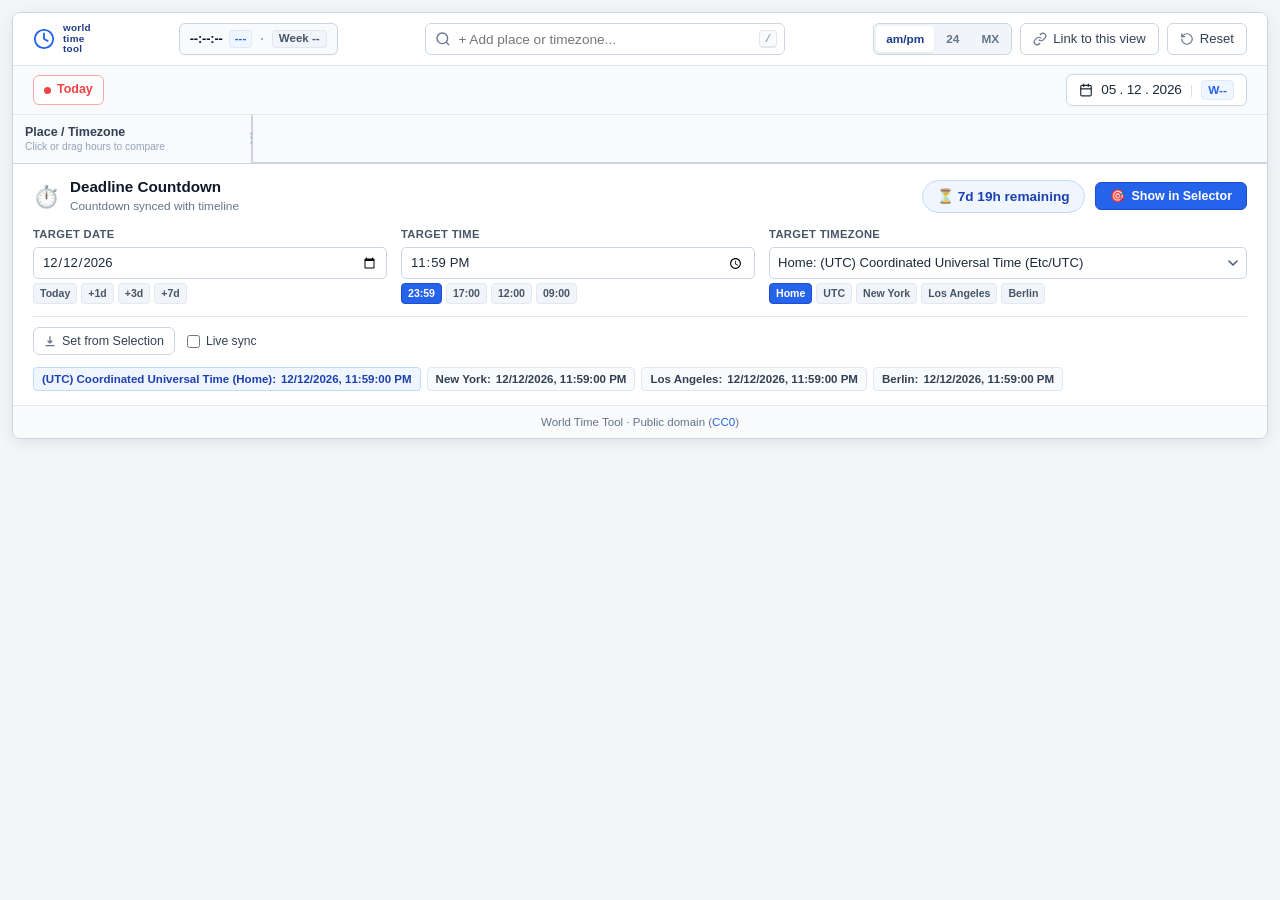
<file: index.template.html>
<!DOCTYPE html>
<html lang="en">
<head>
  <meta charset="UTF-8">
  <meta name="viewport" content="width=device-width, initial-scale=1.0">
  <meta http-equiv="Cache-Control" content="no-cache, no-store, must-revalidate">
  <meta http-equiv="Pragma" content="no-cache">
  <meta http-equiv="Expires" content="0">
  <title>World Time Tool</title>
  <link rel="icon" type="image/svg+xml" href="favicon.svg">
  <link rel="icon" type="image/png" sizes="32x32" href="favicon-32x32.png">
  <link rel="icon" type="image/png" sizes="16x16" href="favicon-16x16.png">
  <link rel="shortcut icon" href="favicon.ico">
  <link rel="apple-touch-icon" sizes="180x180" href="apple-touch-icon.png">
  <meta name="theme-color" content="#2563eb">
  <link rel="stylesheet" href="style.css?v=2.2">
</head>
<body>

  <div class="app-container">
    <!-- Top Navigation Bar -->
    <header class="top-nav">
      <div class="brand">
        <svg width="22" height="22" viewBox="0 0 24 24" fill="none" stroke="currentColor" stroke-width="2" stroke-linecap="round" stroke-linejoin="round">
          <circle cx="12" cy="12" r="10"></circle>
          <polyline points="12 6 12 12 16 14"></polyline>
        </svg>
        <div class="brand-text">
          <span>world</span>
          <span>time</span>
          <span>tool</span>
        </div>
      </div>

      <!-- Digital Display of Current Time, Timezone & Week Number -->
      <div id="top-live-clock" class="top-live-clock" title="Current Local Time, Timezone & ISO Week">
        <div class="top-clock-time-group">
          <span id="top-clock-time" class="top-clock-time">--:--:--</span>
          <span id="top-clock-tz" class="top-clock-tz">---</span>
        </div>
        <span class="top-clock-divider">·</span>
        <span id="top-clock-week" class="top-clock-week" title="ISO Week Number">
          <span class="week-label-full">Week </span><span class="week-label-short">W</span><span id="top-clock-week-num">--</span>
        </span>
      </div>

      <!-- Timezone Search -->
      <div class="search-container">
        <svg class="search-icon" width="16" height="16" viewBox="0 0 24 24" fill="none" stroke="currentColor" stroke-width="2">
          <circle cx="11" cy="11" r="8"></circle>
          <line x1="21" y1="21" x2="16.65" y2="16.65"></line>
        </svg>
        <input type="text" id="search-input" class="search-input" placeholder="+ Add place or timezone..." autocomplete="off">
        <kbd class="search-kbd-hint" aria-hidden="true">/</kbd>
        <div id="search-dropdown" class="search-dropdown"></div>
      </div>

      <!-- Actions -->
      <div class="top-actions">
        <div id="format-segmented" class="format-segmented-control" role="group" aria-label="Time format">
          <button type="button" class="btn format-segment active" data-fmt="12" title="12-hour clock (am/pm)">am/pm</button>
          <button type="button" class="btn format-segment" data-fmt="24" title="24-hour clock">24</button>
          <button type="button" class="btn format-segment" data-fmt="mx" title="MX mode (country-specific format)">MX</button>
        </div>
        <button id="format-toggle" class="btn" style="display:none;" title="Format toggle (legacy)"></button>
        <button id="copy-link-btn" class="btn" title="Copy permalink to current view">
          <svg width="14" height="14" viewBox="0 0 24 24" fill="none" stroke="currentColor" stroke-width="2">
            <path d="M10 13a5 5 0 0 0 7.54.54l3-3a5 5 0 0 0-7.07-7.07l-1.72 1.71"></path>
            <path d="M14 11a5 5 0 0 0-7.54-.54l-3 3a5 5 0 0 0 7.07 7.07l1.71-1.71"></path>
          </svg>
          <span class="btn-text-full">Link to this view</span>
          <span class="btn-text-short">Link</span>
        </button>
        <button id="reset-btn" class="btn" title="Reset to default timezones">
          <svg width="14" height="14" viewBox="0 0 24 24" fill="none" stroke="currentColor" stroke-width="2" stroke-linecap="round" stroke-linejoin="round">
            <path d="M3 12a9 9 0 1 0 9-9 9.75 9.75 0 0 0-6.74 2.74L3 8"></path>
            <path d="M3 3v5h5"></path>
          </svg>
          Reset
        </button>
      </div>
    </header>

    <!-- Date Navigation Strip -->
    <div class="date-bar">
      <button id="today-btn" class="btn btn-today" title="Jump to current time today">
        <span class="live-pulse"></span>
        Today
      </button>
      <div id="date-tabs" class="date-tabs"></div>
      <div class="date-picker-wrapper">
        <button id="week-cal-btn" class="btn-week-cal" type="button" title="Interactive calendar" aria-haspopup="dialog" aria-expanded="false" aria-label="Open calendar">
          <svg width="14" height="14" viewBox="0 0 24 24" fill="none" stroke="currentColor" stroke-width="2" stroke-linecap="round" stroke-linejoin="round">
            <rect x="3" y="4" width="18" height="18" rx="2" ry="2"></rect>
            <line x1="16" y1="2" x2="16" y2="6"></line>
            <line x1="8" y1="2" x2="8" y2="6"></line>
            <line x1="3" y1="10" x2="21" y2="10"></line>
          </svg>
          <span id="date-picker-label" class="date-picker-label">-- . -- . ----</span>
          <span class="date-picker-sep">|</span>
          <span id="week-cal-badge" class="week-cal-badge">W--</span>
        </button>
      </div>
      <div id="week-calendar-popover" class="week-cal-popover" role="dialog" aria-label="Calendar with ISO week numbers" style="display:none;"></div>
    </div>

    <!-- Mutual Business Hours Overlap Banner -->
    <div id="overlap-banner" class="overlap-indicator" style="display:none;"></div>

    <!-- Imminent DST Clock Change Alert Banner (±5 days) -->
    <div id="imminent-dst-banner" class="imminent-dst-banner" style="display:none;"></div>

    <!-- Main Timeline Container -->
    <div class="timeline-scroll-container">
      <div class="timeline-content">
        <!-- Sticky Crosshairs & Live Now Needle -->
        <div id="ruler-cursor" class="ruler-cursor-column"></div>
        <div id="ruler-pinned" class="ruler-pinned-column">
          <div class="ruler-top-badge" id="ruler-top-badge" title="Meeting duration">
            <span class="ruler-badge-time" id="ruler-badge-time">1h</span>
          </div>
          <div class="ruler-handle ruler-handle-start" id="ruler-handle-start" title="Drag to adjust start time" role="slider" aria-label="Adjust meeting start time" tabindex="0">
            <div class="ruler-handle-grip"></div>
          </div>
          <div class="ruler-body-drag" id="ruler-body-drag" title="Drag to shift meeting" role="button" aria-label="Drag to shift meeting"></div>
          <div class="ruler-handle ruler-handle-end" id="ruler-handle-end" title="Drag to adjust meeting length" role="slider" aria-label="Adjust meeting length" tabindex="0">
            <div class="ruler-handle-grip"></div>
          </div>
        </div>
        <div id="ruler-now" class="ruler-now-line">
          <div class="now-pill"><span class="now-pulse-dot"></span><span id="now-time-text">NOW</span></div>
        </div>

        <!-- Header Row -->
        <div class="timeline-header-row">
          <div class="timeline-header-left">
            <div class="header-left-titles">
              <span class="header-left-main">Place / Timezone</span>
              <span class="header-left-sub">Click or drag hours to compare</span>
            </div>
            <div id="sidebar-resizer" class="sidebar-resizer" title="Drag to resize sidebar (Double-click to reset)"></div>
          </div>
          <div id="timeline-header-hours" class="timeline-header-hours"></div>
        </div>

        <!-- Time Rows -->
        <div id="timeline-rows" class="timeline-rows-container"></div>
      </div>
    </div>

    <!-- Best Slot Recommendation Bar -->
    <div id="best-slot-bar" class="best-slot-bar" style="display:none;">
      <span class="slot-bar-icon">★</span>
      <span id="best-slot-text" class="slot-bar-text"></span>
      <div id="best-slot-buttons" class="slot-bar-chips"></div>
    </div>

    <!-- Pinned Time Comparison Bar -->
    <div id="pinned-summary" class="pinned-summary-bar">
      <!-- Active Deadline Indicator Banner in Selector -->
      <div id="deadline-pinned-banner" class="deadline-pinned-banner" style="display:none;">
        <div class="ddl-pin-badge">🎯 Deadline</div>
        <span id="ddl-pin-text" class="ddl-pin-text"></span>
        <button type="button" id="ddl-pin-dismiss-btn" class="btn-ddl-dismiss" title="Exit deadline selector view">Exit View</button>
      </div>

      <!-- Meeting Duration & Shift Controls -->
      <div class="pinned-controls-row">
        <div class="pinned-ctrl-group">
          <span class="pinned-ctrl-label">Start:</span>
          <div id="pin-start-segments" class="pin-segmented-group" role="group" aria-label="Meeting start minute">
            <button type="button" class="pin-seg-btn active" data-min="0">:00</button>
            <button type="button" class="pin-seg-btn" data-min="15">:15</button>
            <button type="button" class="pin-seg-btn" data-min="30">:30</button>
            <button type="button" class="pin-seg-btn" data-min="45">:45</button>
          </div>
        </div>

        <div class="pinned-ctrl-group">
          <span class="pinned-ctrl-label">Length:</span>
          <div class="pin-stepper-group">
            <button type="button" id="pin-len-dec" class="pin-step-btn" title="Decrease duration by 15 min">−</button>
            <span id="pin-len-label" class="pin-len-display">1 h</span>
            <button type="button" id="pin-len-inc" class="pin-step-btn" title="Increase duration by 15 min">+</button>
          </div>
          <div id="pin-preset-segments" class="pin-presets-group">
            <button type="button" class="pin-preset-btn" data-dur="30">30m</button>
            <button type="button" class="pin-preset-btn" data-dur="45">45m</button>
            <button type="button" class="pin-preset-btn active" data-dur="60">1h</button>
            <button type="button" class="pin-preset-btn" data-dur="90">1.5h</button>
            <button type="button" class="pin-preset-btn" data-dur="120">2h</button>
          </div>
        </div>

        <div class="pinned-ctrl-group">
          <span class="pinned-ctrl-label">Shift:</span>
          <div class="pin-stepper-group">
            <button type="button" id="pin-shift-prev" class="pin-step-btn" title="Shift meeting 1 hour earlier">‹ 1h</button>
            <button type="button" id="pin-shift-next" class="pin-step-btn" title="Shift meeting 1 hour later">1h ›</button>
          </div>
        </div>

        <div class="pinned-actions-group">
          <button id="add-to-calendar-btn" class="btn btn-sm btn-copy-sentence" title="Download .ics calendar event for Outlook / Apple / Google Calendar">
            <svg width="13" height="13" viewBox="0 0 24 24" fill="none" stroke="currentColor" stroke-width="2" stroke-linecap="round" stroke-linejoin="round">
              <rect x="3" y="4" width="18" height="18" rx="2" ry="2"></rect>
              <line x1="16" y1="2" x2="16" y2="6"></line>
              <line x1="8" y1="2" x2="8" y2="6"></line>
              <line x1="3" y1="10" x2="21" y2="10"></line>
            </svg>
            <span>Add to calendar</span>
          </button>
          <button id="clear-pin-btn" class="btn btn-sm" title="Clear pinned time column">Clear Pin</button>
        </div>
      </div>

      <!-- DST Drift Alerts Bar -->
      <div id="pinned-drift-alerts" class="pinned-drift-container" style="display:none;"></div>

      <!-- Public Holiday Alerts Bar -->
      <div id="pinned-holiday-alerts" class="pinned-holiday-container" style="display:none;"></div>

      <div class="pinned-summary-main">
        <div class="pinned-summary-content">
          <div class="pinned-summary-header">
            <strong style="color:#1e3a8a; white-space:nowrap;">Zones:</strong>
            <span id="pinned-work-count" class="pinned-work-counter"></span>
          </div>
          <div id="pinned-chips" class="pinned-summary-list"></div>
        </div>
      </div>

      <!-- Human-Readable Natural Sentence Description -->
      <div class="pinned-sentence-card">
        <div class="pinned-sentence-prefix">
          <svg width="14" height="14" viewBox="0 0 24 24" fill="none" stroke="currentColor" stroke-width="2" stroke-linecap="round" stroke-linejoin="round">
            <path d="M21 15a2 2 0 0 1-2 2H7l-4 4V5a2 2 0 0 1 2-2h14a2 2 0 0 1 2 2z"></path>
          </svg>
          <span>Summary:</span>
        </div>
        <div id="pinned-sentence-text" class="pinned-sentence-text" title="Click to copy description"></div>
        <button id="copy-sentence-btn" class="btn btn-sm btn-copy-sentence" title="Copy meeting summary to clipboard">
          <svg width="13" height="13" viewBox="0 0 24 24" fill="none" stroke="currentColor" stroke-width="2" stroke-linecap="round" stroke-linejoin="round">
            <rect x="9" y="9" width="13" height="13" rx="2" ry="2"></rect>
            <path d="M5 15H4a2 2 0 0 1-2-2V4a2 2 0 0 1 2-2h9a2 2 0 0 1 2 2v1"></path>
          </svg>
          <span id="copy-sentence-label">Copy Summary</span>
        </button>
      </div>
    </div>

    <!-- Deadline Countdown & Timezone Calculator -->
    <section id="deadline-section" class="deadline-section" aria-label="Deadline Countdown & Timezone Calculator">
      <div class="deadline-header">
        <div class="deadline-title-group">
          <span class="deadline-icon">⏱️</span>
          <div class="deadline-title-col">
            <div class="deadline-title-row">
              <h3 class="deadline-title">Deadline Countdown</h3>
            </div>
            <span class="deadline-subtitle">Countdown synced with timeline</span>
          </div>
        </div>
        <div class="deadline-header-actions">
          <div id="deadline-countdown-badge" class="deadline-countdown-badge badge-normal">--</div>
          <button type="button" id="deadline-sync-toggle-btn" class="btn btn-sm btn-deadline-sync" title="View deadline in timeline selector">
            <span class="sync-icon">🎯</span>
            <span id="deadline-sync-btn-text">Show in Selector</span>
          </button>
        </div>
      </div>

      <div class="deadline-card-body">
        <div class="deadline-inputs-grid">
          <!-- Date -->
          <div class="deadline-field">
            <label for="deadline-date-input" class="deadline-field-label">Target Date</label>
            <div class="deadline-input-combo">
              <input type="date" id="deadline-date-input" class="deadline-date-input" />
              <div class="deadline-chip-buttons">
                <button type="button" class="btn-ddl-preset-date" data-days="0" title="Today">Today</button>
                <button type="button" class="btn-ddl-preset-date" data-days="1" title="Tomorrow">+1d</button>
                <button type="button" class="btn-ddl-preset-date" data-days="3" title="+3 Days">+3d</button>
                <button type="button" class="btn-ddl-preset-date" data-days="7" title="+1 Week">+7d</button>
              </div>
            </div>
          </div>

          <!-- Time -->
          <div class="deadline-field">
            <label for="deadline-time-input" class="deadline-field-label">Target Time</label>
            <div class="deadline-input-combo">
              <input type="time" id="deadline-time-input" class="deadline-time-input" value="23:59" />
              <div class="deadline-chip-buttons">
                <button type="button" class="btn-ddl-preset-time" data-time="23:59" title="End of Day (23:59)">23:59</button>
                <button type="button" class="btn-ddl-preset-time" data-time="17:00" title="End of Business (17:00)">17:00</button>
                <button type="button" class="btn-ddl-preset-time" data-time="12:00" title="Noon (12:00)">12:00</button>
                <button type="button" class="btn-ddl-preset-time" data-time="09:00" title="Morning (09:00)">09:00</button>
              </div>
            </div>
          </div>

          <!-- Timezone -->
          <div class="deadline-field">
            <label for="deadline-tz-select" class="deadline-field-label">Target Timezone</label>
            <div class="deadline-input-combo">
              <select id="deadline-tz-select" class="deadline-tz-select"></select>
              <div id="deadline-tz-shortcuts" class="deadline-chip-buttons"></div>
            </div>
          </div>
        </div>

        <!-- Two-Way Interaction Bar & Converted Times Preview -->
        <div class="deadline-bar-footer">
          <div class="deadline-sync-controls">
            <button type="button" id="deadline-set-from-pin-btn" class="btn btn-sm btn-outline-secondary" title="Set deadline from selected timeline column">
              <svg width="12" height="12" viewBox="0 0 24 24" fill="none" stroke="currentColor" stroke-width="2.5" stroke-linecap="round" stroke-linejoin="round">
                <path d="M12 3v13m0 0l-4-4m4 4l4-4M4 21h16"></path>
              </svg>
              <span>Set from Selection</span>
            </button>
            <label class="deadline-live-sync-toggle" title="Automatically update deadline when moving selection">
              <input type="checkbox" id="deadline-live-sync-checkbox" />
              <span>Live sync</span>
            </label>
          </div>

          <!-- Multi-zone conversion preview chips -->
          <div id="deadline-conversions-preview" class="deadline-conversions-list"></div>
        </div>
      </div>
    </section>

    <!-- App Footer / Attribution -->
    <footer class="app-footer">
      <span>World Time Tool · Public domain (<a href="https://creativecommons.org/publicdomain/zero/1.0/" target="_blank" rel="noopener noreferrer">CC0</a>)</span>
    </footer>
  </div>

  <!-- Self-Test Modal -->
  <div id="test-modal" class="modal-backdrop">
    <div class="modal-card">
      <div class="modal-header">
        <h3>Self-Test Suite</h3>
        <button id="close-modal-btn" class="btn btn-sm">✕</button>
      </div>
      <div id="test-results" class="modal-body"></div>
    </div>
  </div>

  <!-- Load Zones Database (offline & file:// compatible) -->
  <script src="zones.js"></script>
  <!-- Load Main Application -->
  <script type="module" src="app.js"></script>
</body>
</html>
</file>
<file: style.css>
:root {
  --bg-main: #f3f5f8;
  --bg-card: #ffffff;
  --text-main: #1e293b;
  --text-muted: #64748b;
  --border-color: #cbd5e1;
  --border-light: #e2e8f0;

  /* Color Palette */
  --color-night: #2b4369;
  --color-night-text: #e2e8f0;
  --color-transition: #4e73a6;
  --color-transition-text: #ffffff;
  --color-work: #ffffff;
  --color-work-text: #0f172a;
  --color-work-border: #94a3b8;
  --color-overlap-gold: #f59e0b;
  --color-overlap-bg: #fef3c7;
  --color-highlight-col: rgba(59, 130, 246, 0.18);
  --color-pinned-border: #2563eb;

  --font-sans: -apple-system, BlinkMacSystemFont, "Segoe UI Variable Text", "Segoe UI", Roboto, "Google Sans", "Noto Sans", "Helvetica Neue", Arial, sans-serif;
  --font-mono: ui-monospace, SFMono-Regular, Menlo, Monaco, Consolas, "Liberation Mono", "Courier New", monospace;

  --cell-width: 36px;
  --sidebar-default-width: 240px;
  --sidebar-width: var(--sidebar-custom-width, var(--sidebar-default-width));
}

* {
  box-sizing: border-box;
  margin: 0;
  padding: 0;
}

body {
  font-family: var(--font-sans);
  font-variant-numeric: tabular-nums lining-nums;
  font-feature-settings: "tnum" 1, "lnum" 1;
  -webkit-font-smoothing: antialiased;
  -moz-osx-font-smoothing: grayscale;
  text-rendering: optimizeLegibility;
  background-color: var(--bg-main);
  color: var(--text-main);
  line-height: 1.4;
  padding: 12px;
}

button,
input,
select,
textarea {
  font-family: inherit;
  font-size: inherit;
  line-height: inherit;
  font-feature-settings: inherit;
  font-variant-numeric: inherit;
}

:focus-visible {
  outline: 2px solid #2563eb;
  outline-offset: 2px;
}

:focus:not(:focus-visible) {
  outline: none;
}

.app-container {
  max-width: 1600px;
  width: 100%;
  margin: 0 auto;
  background: var(--bg-card);
  border-radius: 8px;
  box-shadow: 0 4px 16px rgba(0, 0, 0, 0.08);
  overflow: hidden;
  border: 1px solid var(--border-color);
}

/* Header & Controls */
.top-nav {
  display: flex;
  flex-wrap: wrap;
  align-items: center;
  justify-content: space-between;
  padding: 10px 20px;
  background: #ffffff;
  border-bottom: 1px solid var(--border-light);
  gap: 12px;
}

.brand {
  display: flex;
  align-items: center;
  gap: 8px;
  user-select: none;
  flex-shrink: 0;
}

.brand-text {
  display: flex;
  flex-direction: column;
  font-size: 0.62rem;
  line-height: 1.05;
  font-weight: 700;
  color: #1e3a8a;
  letter-spacing: 0.03em;
  text-transform: lowercase;
}

.brand svg {
  color: #2563eb;
  flex-shrink: 0;
}

.brand .badge {
  font-size: 0.72rem;
  font-weight: 600;
  background: #e0e7ff;
  color: #3730a3;
  padding: 2px 7px;
  border-radius: 999px;
  text-transform: uppercase;
}

/* Top Bar Digital Display: Current Time, Timezone & Week */
.top-live-clock {
  display: inline-flex;
  align-items: center;
  gap: 8px;
  background: #f8fafc;
  border: 1px solid var(--border-color);
  border-radius: 6px;
  height: 32px;
  padding: 0 10px;
  font-size: 0.80rem;
  color: #1e293b;
  flex-shrink: 0;
  user-select: none;
  font-variant-numeric: tabular-nums;
  box-shadow: 0 1px 2px rgba(0, 0, 0, 0.03);
  box-sizing: border-box;
}

.top-clock-time-group {
  display: inline-flex;
  align-items: center;
  gap: 6px;
}

.top-clock-time {
  font-weight: 700;
  color: #0f172a;
  letter-spacing: -0.01em;
  font-feature-settings: "tnum";
  font-variant-numeric: tabular-nums;
}

.top-clock-tz {
  font-size: 0.72rem;
  font-weight: 600;
  color: #2563eb;
  background: #eff6ff;
  border: 1px solid #dbeafe;
  padding: 1px 5px;
  border-radius: 4px;
  line-height: 1.2;
}

.top-clock-divider {
  color: #94a3b8;
  font-weight: bold;
}

.top-clock-week {
  font-size: 0.72rem;
  font-weight: 600;
  color: #475569;
  background: #f1f5f9;
  border: 1px solid #e2e8f0;
  padding: 1px 6px;
  border-radius: 4px;
  line-height: 1.2;
  white-space: nowrap;
}

.top-clock-week .week-label-short {
  display: none;
}
.top-clock-week .week-label-full {
  display: inline;
}

/* Graceful collapsing when width is not sufficient */
@media (max-width: 1100px) {
  .top-clock-week .week-label-full {
    display: none;
  }
  .top-clock-week .week-label-short {
    display: inline;
  }
}

@media (max-width: 950px) {
  .top-live-clock {
    display: none !important;
  }
}

.search-container {
  position: relative;
  flex: 1;
  max-width: 360px;
  min-width: 240px;
}

.search-input {
  width: 100%;
  height: 32px;
  padding: 0 28px 0 32px;
  border: 1px solid var(--border-color);
  border-radius: 6px;
  font-size: 0.85rem;
  outline: none;
  background: #ffffff;
  color: var(--text-main);
  transition: border-color 0.15s ease, box-shadow 0.15s ease;
  box-sizing: border-box;
}

.search-input:focus {
  border-color: #2563eb;
  box-shadow: 0 0 0 3px rgba(37, 99, 235, 0.15);
}

.search-kbd-hint {
  position: absolute;
  right: 8px;
  top: 50%;
  transform: translateY(-50%);
  font-family: var(--font-mono);
  font-size: 0.68rem;
  font-weight: 600;
  color: #94a3b8;
  background: #f8fafc;
  border: 1px solid #e2e8f0;
  border-bottom-width: 2px;
  border-radius: 4px;
  padding: 0 5px;
  height: 18px;
  line-height: 16px;
  pointer-events: none;
  user-select: none;
  transition: opacity 0.15s ease;
}

.search-input:focus ~ .search-kbd-hint {
  opacity: 0;
}

.search-icon {
  position: absolute;
  left: 10px;
  top: 50%;
  transform: translateY(-50%);
  color: var(--text-muted);
  pointer-events: none;
}

.search-dropdown {
  position: absolute;
  top: 100%;
  left: 0;
  margin-top: 4px;
  min-width: 440px;
  width: max(100%, 460px);
  max-width: min(540px, calc(100vw - 28px));
  background: #ffffff;
  border: 1px solid var(--border-color);
  border-radius: 8px;
  box-shadow: 0 12px 30px rgba(15, 23, 42, 0.15), 0 2px 6px rgba(15, 23, 42, 0.05);
  max-height: 360px;
  overflow-y: auto;
  z-index: 1000;
  display: none;
}

.search-dropdown.open {
  display: block;
}

.dropdown-item {
  padding: 8px 14px;
  cursor: pointer;
  border-bottom: 1px solid var(--border-light, #f1f5f9);
  display: flex;
  justify-content: space-between;
  align-items: center;
  gap: 12px;
  transition: background-color 0.12s ease;
}

.dropdown-item:last-child {
  border-bottom: none;
}

.dropdown-item:hover,
.dropdown-item.active {
  background-color: #f1f5f9;
}

.dropdown-item-main {
  flex: 1;
  min-width: 0;
  display: flex;
  flex-direction: column;
  gap: 2px;
}

.dropdown-item-header {
  display: flex;
  align-items: baseline;
  gap: 6px;
  white-space: nowrap;
  overflow: hidden;
  text-overflow: ellipsis;
}

.dropdown-item-header .tz-offset {
  font-size: 0.78rem;
  font-weight: 600;
  color: #64748b;
  flex-shrink: 0;
  font-variant-numeric: tabular-nums;
}

.dropdown-item-header .tz-name {
  font-size: 0.88rem;
  font-weight: 600;
  color: #0f172a;
  overflow: hidden;
  text-overflow: ellipsis;
  white-space: nowrap;
}

.dropdown-item:hover .tz-name,
.dropdown-item.active .tz-name {
  color: #1d4ed8;
}

.dropdown-item .tz-iana {
  font-size: 0.74rem;
  color: #64748b;
  white-space: nowrap;
  overflow: hidden;
  text-overflow: ellipsis;
}

.dropdown-item .shorthand-badge {
  font-size: 0.72rem;
  font-weight: 600;
  background: #f1f5f9;
  color: #2563eb;
  border: 1px solid #cbd5e1;
  padding: 2px 7px;
  border-radius: 4px;
  white-space: nowrap;
  letter-spacing: 0.02em;
  flex-shrink: 0;
  line-height: 1.3;
}

.dropdown-item:hover .shorthand-badge,
.dropdown-item.active .shorthand-badge {
  background: #eff6ff;
  border-color: #bfdbfe;
}

.top-actions {
  display: flex;
  align-items: center;
  gap: 8px;
}

.btn {
  display: inline-flex;
  align-items: center;
  justify-content: center;
  gap: 6px;
  padding: 0 12px;
  height: 32px;
  font-size: 0.82rem;
  font-weight: 500;
  border-radius: 6px;
  border: 1px solid var(--border-color);
  background: #ffffff;
  color: #334155;
  cursor: pointer;
  transition: all 0.15s ease;
  user-select: none;
  -webkit-user-select: none;
  touch-action: manipulation;
  white-space: nowrap;
  flex-shrink: 0;
  box-sizing: border-box;
}

.btn svg {
  color: #64748b;
  flex-shrink: 0;
  transition: color 0.15s ease;
}

.btn:hover {
  background: #f8fafc;
  border-color: #94a3b8;
  color: #0f172a;
}

.btn:hover svg {
  color: #1e293b;
}

.btn.active {
  background: #2563eb;
  color: #ffffff;
  border-color: #2563eb;
}

.btn.active svg {
  color: #ffffff;
}

.btn.copied {
  background: #ecfdf5 !important;
  border-color: #a7f3d0 !important;
  color: #065f46 !important;
  box-shadow: 0 1px 2px rgba(6, 95, 70, 0.08);
}

.btn.copied svg {
  color: #059669 !important;
}

.btn-sm {
  padding: 0 10px;
  height: 28px;
  font-size: 0.78rem;
  white-space: nowrap;
  flex-shrink: 0;
  box-sizing: border-box;
}

/* Three-Way Segmented Control: am/pm · 24 · MX */
.format-segmented-control {
  display: inline-flex;
  align-items: center;
  background: #f1f5f9;
  border: 1px solid var(--border-color);
  border-radius: 6px;
  height: 32px;
  padding: 2px;
  gap: 2px;
  flex-shrink: 0;
  white-space: nowrap;
  box-sizing: border-box;
}

.format-segment {
  font-size: 0.74rem;
  font-weight: 600;
  padding: 0 10px !important;
  height: 26px !important;
  border: none !important;
  background: transparent !important;
  color: #64748b !important;
  border-radius: 4px !important;
  cursor: pointer;
  transition: all 0.15s ease;
  line-height: 26px;
  white-space: nowrap !important;
  flex-shrink: 0 !important;
  box-shadow: none !important;
  touch-action: manipulation;
  user-select: none;
  -webkit-user-select: none;
}

.format-segment:hover {
  color: #1e293b !important;
  background: rgba(255, 255, 255, 0.6) !important;
}

.format-segment.active {
  background: #ffffff !important;
  color: #1e3a8a !important;
  font-weight: 700 !important;
  box-shadow: 0 1px 2px rgba(0, 0, 0, 0.08) !important;
}

/* Date Bar */
.date-bar {
  display: grid;
  grid-template-columns: 1fr auto 1fr;
  align-items: center;
  padding: 8px 20px;
  background: #f8fafc;
  border-bottom: 1px solid var(--border-light);
  gap: 8px;
}

.date-bar > :nth-child(1) { justify-self: start; }
.date-bar > :nth-child(2) { justify-self: center; }
.date-bar > :nth-child(3) { justify-self: end; }

.date-tabs {
  display: flex;
  align-items: center;
  gap: 4px;
}

.date-tab {
  height: 30px;
  padding: 0 12px;
  font-size: 0.82rem;
  font-weight: 500;
  border-radius: 6px;
  border: 1px solid transparent;
  background: transparent;
  cursor: pointer;
  color: var(--text-muted);
  white-space: nowrap;
  flex-shrink: 0;
  touch-action: manipulation;
  user-select: none;
  -webkit-user-select: none;
  display: inline-flex;
  align-items: center;
  justify-content: center;
  transition: background-color 0.12s ease, color 0.12s ease;
}

.date-tab:hover {
  background: #f1f5f9;
  color: #0f172a;
}

.date-tab.active {
  background: #ffffff;
  color: #1d4ed8;
  border-color: var(--border-color);
  font-weight: 700;
  box-shadow: inset 0 -2px 0 #2563eb, 0 1px 3px rgba(0, 0, 0, 0.05);
}

.date-tab.is-today::after {
  content: "";
  display: inline-block;
  width: 5px;
  height: 5px;
  background: #ef4444;
  border-radius: 50%;
  margin-left: 5px;
  vertical-align: middle;
}

.btn-today {
  display: inline-flex;
  align-items: center;
  gap: 6px;
  height: 30px;
  background: #ffffff;
  color: #ef4444;
  border: 1px solid #fca5a5;
  font-weight: 700;
  font-size: 0.78rem;
  padding: 0 10px;
  border-radius: 6px;
  cursor: pointer;
  transition: all 0.15s ease;
  flex-shrink: 0;
  white-space: nowrap;
  box-sizing: border-box;
}

.btn-today:hover {
  background: #fef2f2;
  border-color: #ef4444;
  color: #b91c1c;
}

.live-pulse {
  width: 7px;
  height: 7px;
  background-color: #ef4444;
  border-radius: 50%;
  display: inline-block;
  flex-shrink: 0;
}

.date-picker-wrapper {
  display: flex;
  align-items: center;
  position: relative;
  white-space: nowrap;
  flex-shrink: 0;
}

.btn-week-cal {
  display: flex;
  align-items: center;
  justify-content: center;
  gap: 8px;
  height: 32px;
  padding: 0 12px;
  font-size: 0.85rem;
  font-weight: 500;
  border-radius: 6px;
  background: #ffffff;
  border: 1px solid var(--border-color);
  color: var(--text-main);
  cursor: pointer;
  white-space: nowrap;
  flex-shrink: 0;
  transition: all 0.15s ease;
  box-sizing: border-box;
}

.btn-week-cal:hover,
.btn-week-cal[aria-expanded="true"] {
  background: #f8fafc;
  border-color: #93c5fd;
  color: #1d4ed8;
}

.date-picker-label {
  font-size: 0.85rem;
  letter-spacing: -0.2px;
  color: var(--text-main);
  font-variant-numeric: tabular-nums;
  font-feature-settings: "tnum" 1;
}

.date-picker-sep {
  color: #cbd5e1;
  font-weight: 300;
  font-size: 0.85rem;
  opacity: 0.7;
}

.week-cal-badge {
  color: #2563eb;
  background: #eff6ff;
  border: 1px solid #dbeafe;
  padding: 1px 6px;
  border-radius: 4px;
  font-size: 0.74rem;
  font-weight: 700;
  font-feature-settings: "tnum";
}

.week-cal-popover {
  position: fixed;
  z-index: 10000;
  background: #ffffff;
  border: 1px solid var(--border-color);
  border-radius: 10px;
  box-shadow: 0 10px 30px rgba(15, 23, 42, 0.18), 0 2px 6px rgba(15, 23, 42, 0.08);
  padding: 10px 12px;
  width: 292px;
  user-select: none;
  font-family: inherit;
}

.cal-header {
  display: flex;
  align-items: center;
  justify-content: space-between;
  margin-bottom: 6px;
}

.cal-title {
  font-size: 0.88rem;
  font-weight: 700;
  color: #0f172a;
}

.cal-nav-btn {
  display: flex;
  align-items: center;
  justify-content: center;
  width: 28px;
  height: 28px;
  border: none;
  background: transparent;
  color: #64748b;
  border-radius: 6px;
  cursor: pointer;
  font-size: 1.1rem;
  line-height: 1;
  transition: background-color 0.12s, color 0.12s;
}

.cal-nav-btn:hover {
  background: #f1f5f9;
  color: #0f172a;
}

.cal-grid-row {
  display: grid;
  grid-template-columns: 32px repeat(7, 32px);
  gap: 2px;
  align-items: center;
  margin-bottom: 2px;
}

.cal-head-row span {
  font-size: 0.68rem;
  font-weight: 700;
  color: #94a3b8;
  text-align: center;
  padding: 3px 0;
  text-transform: uppercase;
}

.cal-head-row span.cal-head-wk {
  color: #2563eb;
}

.cal-head-row span.is-weekend {
  color: #ef4444;
}

.cal-wk-btn {
  display: flex;
  align-items: center;
  justify-content: center;
  height: 28px;
  border: none;
  background: #f1f5f9;
  color: #64748b;
  border-radius: 4px;
  font-size: 0.72rem;
  font-weight: 700;
  cursor: pointer;
  transition: all 0.12s ease;
  font-feature-settings: "tnum";
}

.cal-wk-btn:hover {
  background: #2563eb;
  color: #ffffff;
}

.cal-day-btn {
  display: flex;
  align-items: center;
  justify-content: center;
  height: 28px;
  border: none;
  background: transparent;
  color: #1e293b;
  border-radius: 4px;
  font-size: 0.78rem;
  font-weight: 500;
  cursor: pointer;
  position: relative;
  transition: background-color 0.12s, color 0.12s;
  font-feature-settings: "tnum";
}

.cal-day-btn:hover {
  background: #e2e8f0;
}

.cal-grid-row:hover .cal-day-btn:not(.is-selected) {
  background: #eff6ff;
}

.cal-grid-row.is-current-week .cal-wk-btn {
  background: #dbeafe;
  color: #1d4ed8;
}

.cal-day-btn.is-weekend {
  color: #dc2626;
}

.cal-day-btn.out-of-month {
  color: #cbd5e1;
}

.cal-day-btn.out-of-month.is-weekend {
  color: #fca5a5;
}

.cal-day-btn.is-selected {
  background: #2563eb !important;
  color: #ffffff !important;
  font-weight: 700;
}

.cal-day-btn.is-today::after {
  content: '';
  position: absolute;
  bottom: 2px;
  left: 50%;
  transform: translateX(-50%);
  width: 4px;
  height: 4px;
  border-radius: 50%;
  background: #ef4444;
}

.cal-day-btn.is-selected.is-today::after {
  background: #ffffff;
}

.cal-footer {
  margin-top: 6px;
  padding-top: 6px;
  border-top: 1px solid var(--border-light);
  display: flex;
  align-items: center;
  justify-content: space-between;
  font-size: 0.68rem;
  color: #94a3b8;
}

.cal-today-link {
  color: #2563eb;
  font-weight: 600;
  background: none;
  border: none;
  cursor: pointer;
  padding: 2px 4px;
  border-radius: 3px;
}
.cal-today-link:hover {
  text-decoration: underline;
}

/* Overlap & Pinned Indicator Banner */
.overlap-indicator {
  display: flex;
  align-items: center;
  padding: 6px 20px;
  font-size: 0.8rem;
  background: var(--color-overlap-bg);
  border-bottom: 1px solid #fcd34d;
  color: #92400e;
  gap: 8px;
}

.overlap-indicator strong {
  font-weight: 600;
}

/* Imminent DST Clock Change Alert Banner */
.imminent-dst-banner {
  display: flex;
  align-items: center;
  padding: 6px 20px;
  font-size: 0.76rem;
  background: #fffbeb;
  border-bottom: 1px solid #fcd34d;
  border-left: 4px solid #f59e0b;
  color: #92400e;
  gap: 8px;
  box-sizing: border-box;
  width: 100%;
  flex-shrink: 0;
}

.imminent-dst-banner .imminent-dst-icon {
  font-size: 0.92rem;
  flex-shrink: 0;
  line-height: 1;
}

.imminent-dst-banner .imminent-dst-content {
  display: flex;
  align-items: center;
  flex-wrap: wrap;
  gap: 6px;
  line-height: 1.35;
}

.imminent-dst-banner .imminent-dst-title {
  font-weight: 700;
  color: #b45309;
}

.imminent-dst-banner .imminent-dst-list {
  display: inline-flex;
  align-items: center;
  flex-wrap: wrap;
  gap: 6px;
}

.imminent-dst-banner .imminent-dst-sep {
  color: #d97706;
  opacity: 0.6;
}

/* Timeline Layout */
.timeline-scroll-container {
  position: relative;
  overflow-x: auto;
  overflow-y: hidden;
  user-select: none;
  -webkit-user-select: none;
  -webkit-touch-callout: none;
  overscroll-behavior-x: contain;
  -webkit-overflow-scrolling: touch;
}

.timeline-content {
  position: relative;
  width: 100%;
  display: flex;
  flex-direction: column;
}

.timeline-header-row {
  display: flex;
  width: 100%;
  height: 48px;
  background: #f8fafc;
  border-bottom: 1px solid var(--border-color);
  position: sticky;
  top: 0;
  z-index: 25;
}

.timeline-header-left {
  width: var(--sidebar-width);
  min-width: var(--sidebar-width);
  flex-shrink: 0;
  height: 48px;
  display: flex;
  align-items: center;
  justify-content: space-between;
  padding: 0 12px;
  font-size: 0.80rem;
  font-weight: 700;
  color: var(--text-main);
  border-right: 2px solid var(--border-color);
  background: #f8fafc;
  position: sticky;
  left: 0;
  z-index: 50;
  box-sizing: border-box;
}

.header-left-titles {
  display: flex;
  flex-direction: column;
  justify-content: center;
  gap: 1px;
  min-width: 0;
}

.header-left-main {
  font-size: 0.78rem;
  font-weight: 700;
  color: #334155;
  line-height: 1.2;
  white-space: nowrap;
  overflow: hidden;
  text-overflow: ellipsis;
}

.header-left-sub {
  font-size: 0.64rem;
  font-weight: 500;
  color: #94a3b8;
  line-height: 1.15;
  white-space: nowrap;
  overflow: hidden;
  text-overflow: ellipsis;
}

.sidebar-resizer {
  position: absolute;
  top: 0;
  right: -5px;
  width: 10px;
  bottom: 0;
  cursor: col-resize;
  z-index: 45;
  touch-action: none;
  user-select: none;
}

.sidebar-resizer::before {
  content: "⋮";
  position: absolute;
  top: 50%;
  left: 50%;
  transform: translate(-50%, -50%);
  font-size: 0.85rem;
  color: #94a3b8;
  opacity: 0.5;
  pointer-events: none;
  transition: opacity 0.15s, color 0.15s;
}

.sidebar-resizer:hover::before,
.sidebar-resizer.is-dragging::before {
  color: #2563eb;
  opacity: 1;
}

.sidebar-resizer::after {
  content: "";
  position: absolute;
  top: 8px;
  bottom: 8px;
  left: 4px;
  width: 2px;
  background-color: transparent;
  border-radius: 1px;
  transition: background-color 0.15s ease;
}

.sidebar-resizer:hover::after,
.sidebar-resizer.is-dragging::after {
  background-color: #3b82f6;
}

body.resizing-sidebar {
  cursor: col-resize !important;
  user-select: none !important;
  -webkit-user-select: none !important;
}

.timeline-header-hours {
  display: flex;
  flex: 1 1 auto;
  height: 48px;
  min-width: 0;
  touch-action: none;
  position: relative;
  z-index: 20;
}

.hour-header-cell {
  flex: 1 1 0%;
  min-width: 0;
  display: flex;
  flex-direction: column;
  align-items: center;
  justify-content: center;
  font-size: 0.74rem;
  font-weight: 600;
  color: var(--text-muted);
  border-right: 1px solid var(--border-light);
  cursor: pointer;
  position: relative;
  box-sizing: border-box;
  user-select: none;
  -webkit-user-select: none;
  -webkit-touch-callout: none;
  touch-action: none;
}

.hour-header-cell.active-col {
  background: #e2e8f0;
  color: #0f172a;
}

.hour-header-cell.pinned-col {
  background-color: transparent;
  color: #0f172a;
  font-weight: 700;
}

@media (hover: hover) and (pointer: fine) {
  .hour-header-cell:hover {
    background: #e2e8f0;
    color: #0f172a;
  }
  .zone-row:hover {
    background-color: rgba(241, 245, 249, 0.4);
  }
  .zone-row .zone-drag-handle,
  .zone-row .zone-remove-btn,
  .zone-row .btn-icon-tiny,
  .zone-row .zone-home-btn:not(.is-home) {
    opacity: 0.35;
    transition: opacity 0.15s ease;
  }
  .zone-row:hover .zone-drag-handle,
  .zone-row:hover .zone-remove-btn,
  .zone-row:hover .btn-icon-tiny,
  .zone-row:hover .zone-home-btn:not(.is-home) {
    opacity: 0.85;
  }
  .zone-row .zone-drag-handle:hover,
  .zone-row .zone-remove-btn:hover,
  .zone-row .btn-icon-tiny:hover,
  .zone-row .zone-home-btn:hover {
    opacity: 1 !important;
  }
}

.hour-header-cell.overlap-col {
  background: #fef3c7;
  color: #b45309;
}

.hour-header-cell.overlap-col::after {
  content: "★";
  position: absolute;
  top: 2px;
  left: 50%;
  transform: translateX(-50%);
  font-size: 0.60rem;
  line-height: 1;
  color: #d97706;
}

.hour-header-cell.is-current-hour {
  color: #ef4444 !important;
  font-weight: 700;
}

/* Timeline Rows */
.zone-row {
  display: flex;
  width: 100%;
  height: 56px;
  border-bottom: 1px solid var(--border-light);
  background: #ffffff;
  position: relative;
  transition: background-color 0.15s ease;
}

.zone-row.is-dragging {
  opacity: 0.45;
  background: #eff6ff !important;
  box-shadow: 0 6px 16px rgba(0, 0, 0, 0.15);
  z-index: 100;
  pointer-events: none;
}

body.is-row-dragging {
  cursor: grabbing !important;
  user-select: none !important;
  -webkit-user-select: none !important;
}

/* Row Drop Indicator Line */
.zone-drop-line {
  position: absolute;
  left: 0;
  right: 0;
  height: 3px;
  background: #2563eb;
  z-index: 200;
  pointer-events: none;
  box-shadow: 0 0 6px rgba(37, 99, 235, 0.7);
  border-radius: 2px;
}

.zone-drop-line::before {
  content: '';
  position: absolute;
  left: -1px;
  top: -4px;
  width: 11px;
  height: 11px;
  background: #2563eb;
  border-radius: 50%;
  box-shadow: 0 0 4px rgba(37, 99, 235, 0.8);
}

.zone-drop-line::after {
  content: '';
  position: absolute;
  right: -1px;
  top: -4px;
  width: 11px;
  height: 11px;
  background: #2563eb;
  border-radius: 50%;
  box-shadow: 0 0 4px rgba(37, 99, 235, 0.8);
}

/* Zone Sidebar Card */
.zone-sidebar {
  width: var(--sidebar-width);
  min-width: var(--sidebar-width);
  flex-shrink: 0;
  height: 56px;
  padding: 4px 6px;
  display: flex;
  align-items: center;
  justify-content: space-between;
  border-right: 2px solid var(--border-color);
  background: #ffffff;
  position: sticky;
  left: 0;
  z-index: 48;
  user-select: text;
  -webkit-user-select: text;
  box-sizing: border-box;
  container-type: inline-size;
}

.zone-row.is-home-row .zone-sidebar {
  box-shadow: inset 3px 0 0 #2563eb;
  background: linear-gradient(90deg, #f8fbff 0%, #ffffff 42%);
}

@container (max-width: 230px) {
  .zone-country {
    display: none !important;
  }
}

@container (max-width: 195px) {
  .zone-dst-badge {
    display: none !important;
  }
  .zone-dst-warn-badge .dst-warn-text {
    display: none !important;
  }
}

.zone-meta-left {
  display: flex;
  align-items: center;
  gap: 4px;
  min-width: 0;
  flex: 1;
  user-select: text;
  -webkit-user-select: text;
}

.zone-reorder {
  display: flex;
  align-items: center;
  gap: 2px;
  flex-shrink: 0;
  user-select: none;
  -webkit-user-select: none;
}

.zone-drag-handle {
  display: flex;
  align-items: center;
  justify-content: center;
  width: 12px;
  height: 24px;
  color: #94a3b8;
  cursor: grab;
  user-select: none;
  -webkit-user-select: none;
  touch-action: none;
  border-radius: 3px;
  transition: color 0.15s, background-color 0.15s;
}

.zone-drag-handle:hover,
.zone-drag-handle:focus-visible {
  color: #2563eb;
  background-color: #f1f5f9;
  outline: none;
}

.zone-drag-handle:active,
.zone-row.is-dragging .zone-drag-handle {
  cursor: grabbing;
  color: #1d4ed8;
  background-color: #e2e8f0;
}

.zone-reorder-buttons {
  display: flex;
  flex-direction: column;
  gap: 1px;
}

.btn-icon-tiny {
  background: none;
  border: none;
  cursor: pointer;
  color: #94a3b8;
  font-size: 0.65rem;
  line-height: 1;
  padding: 1px;
  user-select: none;
  -webkit-user-select: none;
}

.btn-icon-tiny:hover {
  color: #1e293b;
}

.zone-home-btn {
  background: none;
  border: none;
  cursor: pointer;
  font-size: 0.92rem;
  color: #cbd5e1;
  transition: color 0.15s;
  flex-shrink: 0;
  user-select: none;
  -webkit-user-select: none;
}

.zone-home-btn.is-home {
  color: #eab308;
}

.zone-home-btn:hover {
  color: #facc15;
}

.zone-offset-badge {
  font-size: 0.70rem;
  font-weight: 700;
  padding: 2px 4px;
  border-radius: 4px;
  background: #f1f5f9;
  color: #475569;
  min-width: 24px;
  text-align: center;
  flex-shrink: 0;
  user-select: text;
  -webkit-user-select: text;
  cursor: text;
}

.zone-offset-badge.is-home {
  background: #dbeafe;
  color: #1e40af;
}

.zone-info {
  display: flex;
  flex-direction: column;
  overflow: hidden;
  flex: 1;
  min-width: 0;
  user-select: text;
  -webkit-user-select: text;
}

.zone-name-row {
  display: flex;
  align-items: center;
  gap: 5px;
  min-width: 0;
  user-select: text;
  -webkit-user-select: text;
}

.zone-city {
  font-size: 0.88rem;
  font-weight: 700;
  color: var(--text-main);
  white-space: nowrap;
  overflow: hidden;
  text-overflow: ellipsis;
  min-width: 0;
  flex: 1 1 auto;
  user-select: text;
  -webkit-user-select: text;
  cursor: text;
}

.zone-sub-row {
  display: flex;
  align-items: center;
  gap: 4px;
  min-width: 0;
  overflow: hidden;
  margin-top: 2px;
  user-select: text;
  -webkit-user-select: text;
}

.zone-dst-badge {
  font-size: 0.65rem;
  font-weight: 600;
  padding: 1px 3px;
  border-radius: 3px;
  background: #f3f4f6;
  color: #6b7280;
  flex-shrink: 0;
  user-select: text;
  -webkit-user-select: text;
  cursor: text;
}

.zone-dst-warn-badge {
  display: inline-flex;
  align-items: center;
  gap: 2px;
  font-size: 0.58rem;
  font-weight: 700;
  padding: 1px 3px;
  border-radius: 4px;
  background: #fffbeb;
  color: #b45309;
  border: 1px solid #fcd34d;
  cursor: help;
  white-space: nowrap;
  min-width: 0;
  flex-shrink: 1;
  overflow: hidden;
  text-overflow: ellipsis;
  letter-spacing: 0.02em;
}

.zone-dst-warn-badge.today {
  background: #fee2e2;
  color: #b91c1c;
  border-color: #fca5a5;
}

.zone-dst-warn-badge .dst-warn-icon {
  flex-shrink: 0;
}

.zone-dst-warn-badge .dst-warn-text {
  min-width: 0;
  overflow: hidden;
  text-overflow: ellipsis;
}

.zone-country {
  font-size: 0.68rem;
  color: var(--text-muted);
  white-space: nowrap;
  overflow: hidden;
  text-overflow: ellipsis;
  min-width: 0;
  flex: 1 1 0%;
  user-select: text;
  -webkit-user-select: text;
  cursor: text;
}

.zone-live-time {
  display: flex;
  flex-direction: column;
  align-items: flex-end;
  min-width: 52px;
  flex-shrink: 0;
  margin-left: 2px;
  user-select: text;
  -webkit-user-select: text;
  cursor: text;
}

.zone-time-digits {
  font-size: 0.86rem;
  font-weight: 700;
  font-feature-settings: "tnum";
  font-variant-numeric: tabular-nums;
  color: #0f172a;
  user-select: text;
  -webkit-user-select: text;
  cursor: text;
}

.zone-time-day {
  font-size: 0.64rem;
  color: var(--text-muted);
  user-select: text;
  -webkit-user-select: text;
  cursor: text;
}

.zone-remove-btn {
  background: none;
  border: none;
  font-size: 1rem;
  color: #cbd5e1;
  cursor: pointer;
  padding: 2px 3px;
  line-height: 1;
  transition: color 0.15s;
  flex-shrink: 0;
  user-select: none;
  -webkit-user-select: none;
}

.zone-remove-btn:hover {
  color: #ef4444;
}

/* Timeline Cells (The 24+ hour strip) */
.zone-cells-strip {
  display: flex;
  flex: 1 1 auto;
  height: 56px;
  min-width: 0;
  position: relative;
  z-index: 10;
}

.time-cell {
  flex: 1 1 0%;
  min-width: 0;
  height: 100%;
  display: flex;
  flex-direction: column;
  align-items: center;
  justify-content: center;
  border-right: 1px solid rgba(255, 255, 255, 0.25);
  cursor: pointer;
  position: relative;
  user-select: none;
  -webkit-user-select: none;
  -webkit-touch-callout: none;
  touch-action: pan-y;
  transition: filter 0.1s ease;
  box-sizing: border-box;
}

.time-cell .cell-hour {
  font-size: 0.82rem;
  font-weight: 700;
  line-height: 1.05;
  font-feature-settings: "tnum";
}

.time-cell .cell-period {
  font-size: 0.62rem;
  font-weight: 500;
  opacity: 0.85;
}

.time-cell .cell-fraction {
  font-size: 0.62rem;
  font-weight: 600;
  opacity: 0.9;
}

/* Cell Shading & Gradient Integration */
.time-cell.cell-work {
  box-shadow: inset 0 0 0 1px rgba(226, 232, 240, 0.5);
}

.time-cell.cell-weekend::after {
  content: "";
  position: absolute;
  top: 0;
  left: 0;
  right: 0;
  bottom: 0;
  background-image: repeating-linear-gradient(
    -45deg,
    transparent,
    transparent 4px,
    rgba(100, 116, 139, 0.10) 4px,
    rgba(100, 116, 139, 0.10) 6px
  );
  pointer-events: none;
  z-index: 1;
}

/* Public Holiday styling on time cells */
.time-cell.cell-holiday::before {
  content: "";
  position: absolute;
  top: 0;
  left: 0;
  right: 0;
  height: 3.5px;
  background: #3b82f6;
  z-index: 15;
}

.cell-holiday-dot {
  position: absolute;
  top: 4px;
  right: 3px;
  width: 5px;
  height: 5px;
  border-radius: 50%;
  background: #3b82f6;
  box-shadow: 0 0 2px rgba(59, 130, 246, 0.9);
  pointer-events: none;
  z-index: 16;
}

.time-cell .cell-hour,
.time-cell .cell-period {
  position: relative;
  z-index: 2;
}

/* Date Change Banner Pill in Cell */
.time-cell.date-break-cell {
  border-left: none !important;
  box-shadow: inset 2px 0 0 #2563eb;
}

.time-cell.date-break-cell::before {
  content: attr(data-date-label);
  position: absolute;
  top: 2px;
  left: 2px;
  font-size: 0.52rem;
  font-weight: 700;
  text-transform: uppercase;
  background: #2563eb;
  color: #ffffff;
  padding: 1px 3px;
  border-radius: 3px;
  pointer-events: none;
  white-space: nowrap;
  letter-spacing: 0.2px;
  z-index: 5;
  box-shadow: 0 1px 2px rgba(0, 0, 0, 0.12);
}

/* Crosshair / Pinned Column Overlay */
.ruler-cursor-column {
  position: absolute;
  top: 48px;
  bottom: 0;
  height: auto;
  width: var(--cell-width);
  background-color: var(--color-highlight-col);
  pointer-events: none;
  border-left: 1px dashed #3b82f6;
  border-right: 1px dashed #3b82f6;
  z-index: 27;
  display: none;
}

.ruler-cursor-column.visible {
  display: block;
}

.ruler-pinned-column {
  position: absolute;
  top: 0;
  bottom: 0;
  height: auto;
  width: var(--cell-width);
  border: 2px solid #2563eb;
  border-radius: 4px;
  background-color: rgba(37, 99, 235, 0.12);
  box-shadow: 0 0 0 1px rgba(255, 255, 255, 0.7), 0 2px 10px rgba(37, 99, 235, 0.28);
  pointer-events: auto;
  z-index: 36;
  display: none;
  box-sizing: border-box;
  touch-action: none;
}

.ruler-pinned-column.visible {
  display: block;
}

/* Floating Duration Badge at top of Pinned Ruler */
.ruler-top-badge {
  position: absolute;
  top: 4px;
  left: 50%;
  transform: translateX(-50%);
  background: #1e40af;
  color: #ffffff;
  font-size: 0.65rem;
  font-weight: 700;
  padding: 1px 7px;
  border-radius: 9px;
  box-shadow: 0 2px 6px rgba(0, 0, 0, 0.25);
  white-space: nowrap;
  pointer-events: none;
  z-index: 40;
  letter-spacing: 0.02em;
}

/* Handles on Left and Right edges */
.ruler-handle {
  position: absolute;
  top: 0;
  bottom: 0;
  width: 14px;
  cursor: ew-resize;
  z-index: 38;
  display: flex;
  align-items: center;
  justify-content: center;
  touch-action: none;
  user-select: none;
  -webkit-user-select: none;
  outline: none;
}

/* Generous 34px hit target for fingers on Surface touchscreen */
.ruler-handle::after {
  content: "";
  position: absolute;
  top: 0;
  bottom: 0;
  left: -10px;
  right: -10px;
}

.ruler-handle-start {
  left: -7px;
}

.ruler-handle-end {
  right: -7px;
}

.ruler-pinned-column.at-right-edge .ruler-handle-end {
  right: -2px;
}

.ruler-pinned-column.at-right-edge .ruler-handle-end::after {
  right: 0;
}

.ruler-handle-grip {
  width: 5px;
  height: 38px;
  background: #ffffff;
  border: 1.5px solid #2563eb;
  border-radius: 3px;
  box-shadow: 0 1px 4px rgba(0, 0, 0, 0.28);
  transition: transform 0.12s ease, background-color 0.12s ease;
}

.ruler-handle:hover .ruler-handle-grip,
.ruler-handle:active .ruler-handle-grip,
.ruler-handle.is-dragging .ruler-handle-grip,
.ruler-handle:focus-visible .ruler-handle-grip {
  background: #2563eb;
  border-color: #ffffff;
  transform: scaleY(1.2);
}

/* Center Body for Dragging / Moving the Meeting */
.ruler-body-drag {
  position: absolute;
  top: 0;
  bottom: 0;
  left: 7px;
  right: 7px;
  cursor: grab;
  touch-action: none;
  z-index: 37;
}

.ruler-body-drag:active,
.ruler-body-drag.is-dragging {
  cursor: grabbing;
}

/* Real-Time "Now" Indicator Needle */
.ruler-now-line {
  position: absolute;
  top: 0;
  bottom: 0;
  width: 2px;
  background-color: #ef4444;
  box-shadow: 0 0 6px rgba(239, 68, 68, 0.45);
  pointer-events: none;
  z-index: 38;
  display: none;
}

.ruler-now-line.visible {
  display: block;
}

.ruler-now-line .now-pill {
  position: absolute;
  top: 1px;
  left: 50%;
  transform: translateX(-50%);
  background: #ef4444;
  color: #ffffff;
  font-size: 0.50rem;
  font-weight: 800;
  padding: 1px 4px;
  border-radius: 3px;
  display: flex;
  align-items: center;
  gap: 3px;
  white-space: nowrap;
  box-shadow: 0 1px 3px rgba(0, 0, 0, 0.2);
  letter-spacing: 0.4px;
  z-index: 39;
}

.ruler-now-line .now-pulse-dot {
  width: 5px;
  height: 5px;
  background: #ffffff;
  border-radius: 50%;
}

.ruler-now-line::after {
  content: "";
  position: absolute;
  bottom: 0px;
  left: 50%;
  transform: translateX(-50%);
  width: 6px;
  height: 6px;
  background: #ef4444;
  border-radius: 50%;
  box-shadow: 0 0 4px rgba(239, 68, 68, 0.6);
}

.hour-header-cell:last-child,
.time-cell:last-child {
  border-right: none !important;
}

/* Floating Pinned Summary Bar */
.pinned-summary-bar {
  padding: 10px 16px;
  background: #f8fafc;
  border-top: 1px solid var(--border-color);
  display: none;
  flex-direction: column;
  font-size: 0.82rem;
  gap: 8px;
}

.pinned-summary-bar.visible {
  display: flex;
}

.pinned-summary-main {
  display: flex;
  align-items: center;
  justify-content: space-between;
  gap: 12px;
  width: 100%;
}

.pinned-summary-content {
  display: flex;
  align-items: center;
  gap: 10px;
  flex-wrap: wrap;
  flex: 1;
  min-width: 0;
}

.pinned-summary-header {
  display: flex;
  align-items: center;
  gap: 6px;
  flex-shrink: 0;
  white-space: nowrap;
}

/* Pinned Meeting Controls Row */
.pinned-controls-row {
  display: flex;
  align-items: center;
  gap: 12px;
  flex-wrap: wrap;
  padding-bottom: 8px;
  border-bottom: 1px solid var(--border-light);
}

.pinned-ctrl-group {
  display: inline-flex;
  align-items: center;
  gap: 6px;
}

.pinned-ctrl-label {
  font-size: 0.70rem;
  font-weight: 700;
  color: #64748b;
  text-transform: uppercase;
  letter-spacing: 0.03em;
}

.pin-segmented-group,
.pin-stepper-group,
.pin-presets-group {
  display: inline-flex;
  align-items: center;
  background: #f1f5f9;
  border: 1px solid var(--border-color);
  border-radius: 6px;
  padding: 2px;
  gap: 2px;
  height: 28px;
  box-sizing: border-box;
}

.pin-seg-btn,
.pin-preset-btn,
.pin-step-btn {
  background: transparent;
  border: none;
  font-size: 0.74rem;
  font-weight: 600;
  color: #475569;
  padding: 0 8px;
  height: 22px;
  line-height: 22px;
  border-radius: 4px;
  cursor: pointer;
  transition: all 0.15s ease;
  display: inline-flex;
  align-items: center;
  justify-content: center;
  white-space: nowrap;
  user-select: none;
  -webkit-user-select: none;
}

.pin-seg-btn:hover,
.pin-preset-btn:hover,
.pin-step-btn:hover {
  background: rgba(255, 255, 255, 0.6);
  color: #0f172a;
}

.pin-seg-btn.active,
.pin-preset-btn.active {
  background: #ffffff !important;
  color: #1e3a8a !important;
  font-weight: 700;
  box-shadow: 0 1px 2px rgba(0, 0, 0, 0.08);
}

.pin-step-btn:disabled,
.pin-step-btn.disabled {
  opacity: 0.35 !important;
  cursor: not-allowed !important;
  pointer-events: none;
}

.pin-len-display {
  font-size: 0.74rem;
  font-weight: 700;
  color: #0f172a;
  padding: 0 6px;
  height: 22px;
  line-height: 22px;
  min-width: 36px;
  text-align: center;
  background: transparent;
  user-select: none;
}

.pinned-actions-group {
  display: inline-flex;
  align-items: center;
  gap: 8px;
  margin-left: auto;
}

/* DST Drift Alerts Container */
.pinned-drift-container {
  display: flex;
  flex-wrap: wrap;
  gap: 6px;
  margin: 4px 0 6px 0;
}

.drift-alert-pill {
  display: flex;
  align-items: flex-start;
  gap: 7px;
  font-size: 0.76rem;
  font-weight: 500;
  color: #854d0e;
  background: #fefce8;
  border: 1px solid #fef08a;
  border-left: 3px solid #eab308;
  padding: 5px 9px;
  border-radius: 4px;
  line-height: 1.35;
  flex: 1 1 320px;
  max-width: 620px;
  box-sizing: border-box;
}

.drift-alert-pill.alert-critical {
  color: #991b1b;
  background: #fef2f2;
  border-color: #fecaca;
  border-left: 3px solid #ef4444;
}

.drift-alert-icon {
  font-size: 0.9rem;
  flex-shrink: 0;
  line-height: 1;
  margin-top: 1px;
}

.drift-alert-body {
  flex: 1;
}

.drift-alert-title {
  font-weight: 700;
  margin-bottom: 1px;
}

.drift-alert-desc {
  font-size: 0.72rem;
  color: #713f12;
}

.drift-alert-pill.alert-critical .drift-alert-desc {
  color: #7f1d1d;
}

/* Zone DST Shift Badge on Sidebar */
.zone-dst-shift-badge {
  display: inline-flex;
  align-items: center;
  gap: 2px;
  font-size: 0.64rem;
  font-weight: 700;
  background: #fef3c7;
  color: #b45309;
  border: 1px solid #fcd34d;
  padding: 0 4px;
  border-radius: 3px;
  line-height: 1.2;
}

/* Zone Public Holiday Icon on Sidebar */
.zone-holiday-badge,
.zone-holiday-icon {
  display: inline-flex;
  align-items: center;
  justify-content: center;
  font-size: 0.82rem;
  line-height: 1;
  flex-shrink: 0;
  cursor: help;
  user-select: none;
  -webkit-user-select: none;
}

/* Pinned Meeting Public Holiday Alerts */
.pinned-holiday-container {
  display: flex;
  flex-direction: column;
  gap: 5px;
  margin: 4px 0 6px 0;
}

.holiday-alert-pill {
  display: flex;
  align-items: flex-start;
  gap: 8px;
  font-size: 0.78rem;
  font-weight: 500;
  color: #1e40af;
  background: #eff6ff;
  border: 1px solid #bfdbfe;
  border-left: 3px solid #3b82f6;
  padding: 6px 10px;
  border-radius: 4px;
  line-height: 1.35;
}

.holiday-alert-pill .holiday-icon {
  font-size: 0.95rem;
  flex-shrink: 0;
  line-height: 1;
}

.holiday-alert-pill .holiday-body {
  flex: 1;
}

/* Best Slot Recommendation Bar */
.best-slot-bar {
  display: flex;
  align-items: center;
  gap: 8px;
  padding: 6px 14px;
  background: #eff6ff;
  border-top: 1px solid #dbeafe;
  font-size: 0.78rem;
  color: #1e40af;
  flex-wrap: wrap;
  width: 100%;
  box-sizing: border-box;
  flex-shrink: 0;
}

.slot-bar-icon {
  color: #f59e0b;
  font-size: 0.85rem;
}

.slot-bar-chips {
  display: inline-flex;
  align-items: center;
  gap: 6px;
}

.slot-chip-btn {
  background: #ffffff;
  border: 1px solid #bfdbfe;
  color: #1d4ed8;
  font-size: 0.74rem;
  font-weight: 700;
  padding: 1px 7px;
  border-radius: 999px;
  cursor: pointer;
  transition: all 0.15s ease;
}

.slot-chip-btn:hover {
  background: #2563eb;
  color: #ffffff;
  border-color: #2563eb;
}

#clear-pin-btn {
  white-space: nowrap;
  flex-shrink: 0;
  margin-left: auto;
}

/* Human-Readable Sentence Description Card */
.pinned-sentence-card {
  display: flex;
  align-items: center;
  gap: 10px;
  background: #ffffff;
  border: 1px solid var(--border-color);
  border-radius: 6px;
  padding: 6px 12px;
  box-shadow: 0 1px 3px rgba(0, 0, 0, 0.04);
}

.pinned-sentence-prefix {
  display: inline-flex;
  align-items: center;
  gap: 5px;
  font-size: 0.75rem;
  font-weight: 700;
  color: #2563eb;
  text-transform: uppercase;
  letter-spacing: 0.03em;
  flex-shrink: 0;
  user-select: none;
}

.pinned-sentence-text {
  flex: 1;
  font-size: 0.82rem;
  line-height: 1.45;
  color: #1e293b;
  font-weight: 500;
  cursor: pointer;
  user-select: all;
  transition: color 0.15s ease;
}

.pinned-sentence-text:hover {
  color: #2563eb;
}

.btn-copy-sentence {
  white-space: nowrap;
  flex-shrink: 0;
  font-size: 0.75rem;
  font-weight: 600;
  padding: 4px 10px;
  background: #f1f5f9;
  border: 1px solid var(--border-color);
  color: #1e293b;
  display: inline-flex;
  align-items: center;
  gap: 6px;
  cursor: pointer;
  border-radius: 4px;
  transition: all 0.15s ease;
}

.btn-copy-sentence:hover {
  background: #e2e8f0;
  color: #0f172a;
}

.btn-copy-sentence.copied {
  background: #dcfce7 !important;
  color: #15803d !important;
  border-color: #86efac !important;
}

.pinned-work-counter {
  display: inline-flex;
  align-items: center;
}

.work-counter-pill {
  font-size: 0.72rem;
  font-weight: 700;
  padding: 2px 7px;
  border-radius: 999px;
  white-space: nowrap;
}

.work-counter-pill.all-work {
  background: #dcfce7;
  color: #15803d;
  border: 1px solid #86efac;
}

.work-counter-pill.partial-work {
  background: #f1f5f9;
  color: #334155;
  border: 1px solid #cbd5e1;
}

.work-counter-pill.none-work {
  background: #fee2e2;
  color: #b91c1c;
  border: 1px solid #fca5a5;
}

.pinned-summary-list {
  display: flex;
  flex-wrap: wrap;
  gap: 6px 8px;
  align-items: center;
}

.pinned-chip {
  display: inline-flex;
  align-items: center;
  gap: 6px;
  padding: 3px 8px;
  border-radius: 6px;
  font-size: 0.80rem;
  font-weight: 600;
  border: 1px solid;
  transition: all 0.15s ease;
  user-select: text;
  box-shadow: 0 1px 2px rgba(0, 0, 0, 0.04);
  white-space: nowrap;
  flex-shrink: 0;
}

.pinned-chip .pinned-zone-name {
  font-weight: 700;
}

.pinned-chip .pinned-time {
  font-weight: 700;
  font-feature-settings: "tnum";
}

.pinned-chip .pinned-tz-code {
  font-size: 0.72rem;
  font-weight: 700;
  opacity: 0.85;
}

.pinned-chip .pinned-date {
  font-weight: 400;
  font-size: 0.72rem;
  opacity: 0.85;
}

.pinned-chip .date-diff-pill {
  font-size: 0.64rem;
  font-weight: 700;
  padding: 1px 5px;
  border-radius: 4px;
  background: rgba(15, 23, 42, 0.08);
  color: inherit;
  line-height: 1.25;
  flex-shrink: 0;
}

.pinned-chip.status-night .date-diff-pill {
  background: rgba(255, 255, 255, 0.14);
  color: #e2e8f0;
}

.pinned-status-dot {
  width: 7px;
  height: 7px;
  border-radius: 50%;
  flex-shrink: 0;
}

.pinned-status-badge {
  font-size: 0.65rem;
  font-weight: 700;
  padding: 1px 4px;
  border-radius: 3px;
  text-transform: uppercase;
  letter-spacing: 0.02em;
  margin-left: 2px;
  flex-shrink: 0;
}

/* 1. Working Hours: 9:00 AM – 5:00 PM (Monday – Friday) */
.pinned-chip.status-work {
  background-color: #f0fdf4;
  border-color: #86efac;
  color: #14532d;
}

.pinned-status-dot.status-work {
  background-color: #16a34a;
  box-shadow: 0 0 0 2px rgba(22, 163, 74, 0.25);
}

.pinned-status-badge.status-work {
  background-color: #dcfce7;
  color: #15803d;
  border: 1px solid #86efac;
}

/* 2. Shoulder / Off-hours: 7–9 AM & 5–10 PM */
.pinned-chip.status-shoulder {
  background-color: #fffbeb;
  border-color: #fcd34d;
  color: #92400e;
}

.pinned-status-dot.status-shoulder {
  background-color: #f59e0b;
  box-shadow: 0 0 0 2px rgba(245, 158, 11, 0.25);
}

.pinned-status-badge.status-shoulder {
  background-color: #fef3c7;
  color: #b45309;
  border: 1px solid #fcd34d;
}

/* 3. Sleep / Night Hours: 10 PM – 7 AM */
.pinned-chip.status-night {
  background-color: #1e293b;
  border-color: #475569;
  color: #f8fafc;
}

.pinned-chip.status-night .pinned-date {
  color: #94a3b8;
}

.pinned-status-dot.status-night {
  background-color: #818cf8;
  box-shadow: 0 0 0 2px rgba(129, 140, 248, 0.3);
}

.pinned-status-badge.status-night {
  background-color: #334155;
  color: #e2e8f0;
  border: 1px solid #475569;
}

/* 4. Weekend Hours: Saturday & Sunday */
.pinned-chip.status-weekend {
  background-color: #faf5ff;
  border-color: #d8b4fe;
  color: #6b21a8;
}

.pinned-status-dot.status-weekend {
  background-color: #a855f7;
  box-shadow: 0 0 0 2px rgba(168, 85, 247, 0.25);
}

.pinned-status-badge.status-weekend {
  background-color: #f3e8ff;
  color: #7e22ce;
  border: 1px solid #d8b4fe;
}

/* 5. Public Holiday Status */
.pinned-chip.status-holiday {
  background-color: #eff6ff;
  border-color: #bfdbfe;
  color: #1e40af;
}

.pinned-status-dot.status-holiday {
  background-color: #3b82f6;
  box-shadow: 0 0 0 2px rgba(59, 130, 246, 0.25);
}

.pinned-status-badge.status-holiday {
  background-color: #dbeafe;
  color: #1d4ed8;
  border: 1px solid #93c5fd;
  font-weight: 700;
}

/* Self-test Modal */
.modal-backdrop {
  position: fixed;
  inset: 0;
  background: rgba(0, 0, 0, 0.5);
  display: none;
  align-items: center;
  justify-content: center;
  z-index: 2000;
}

.modal-backdrop.open {
  display: flex;
}

.modal-card {
  background: #ffffff;
  border-radius: 8px;
  width: 90%;
  max-width: 650px;
  max-height: 80vh;
  display: flex;
  flex-direction: column;
  box-shadow: 0 20px 40px rgba(0, 0, 0, 0.2);
}

.modal-header {
  padding: 14px 20px;
  border-bottom: 1px solid var(--border-color);
  display: flex;
  justify-content: space-between;
  align-items: center;
}

.modal-header h3 {
  font-size: 1.1rem;
  color: var(--text-main);
}

.modal-body {
  padding: 16px 20px;
  overflow-y: auto;
  font-size: 0.85rem;
}

.test-item {
  display: flex;
  justify-content: space-between;
  padding: 8px 0;
  border-bottom: 1px solid var(--border-light);
}

.test-badge {
  font-weight: 700;
  padding: 2px 8px;
  border-radius: 4px;
}

.test-badge.pass {
  background: #dcfce7;
  color: #15803d;
}

.test-badge.fail {
  background: #fee2e2;
  color: #b91c1c;
}

/* ==========================================================================
   Deadline Countdown & Timezone Calculator
   ========================================================================== */
.deadline-section {
  background: #ffffff;
  border-top: 1px solid var(--border-color);
  padding: 14px 20px;
  display: flex;
  flex-direction: column;
  gap: 12px;
  box-sizing: border-box;
}

.deadline-header {
  display: flex;
  align-items: center;
  justify-content: space-between;
  flex-wrap: wrap;
  gap: 12px;
}

.deadline-title-group {
  display: flex;
  align-items: center;
  gap: 10px;
}

.deadline-icon {
  font-size: 1.35rem;
  line-height: 1;
  flex-shrink: 0;
}

.deadline-title-col {
  display: flex;
  flex-direction: column;
  gap: 2px;
}

.deadline-title-row {
  display: flex;
  align-items: center;
  gap: 8px;
}

.deadline-title {
  font-size: 0.95rem;
  font-weight: 700;
  color: #0f172a;
  margin: 0;
  line-height: 1.2;
}

.deadline-subtitle {
  font-size: 0.74rem;
  color: var(--text-muted);
}

.deadline-header-actions {
  display: flex;
  align-items: center;
  gap: 10px;
  flex-wrap: wrap;
}

.deadline-countdown-badge {
  font-size: 0.85rem;
  font-weight: 700;
  padding: 6px 14px;
  border-radius: 999px;
  font-variant-numeric: tabular-nums;
  font-feature-settings: "tnum" 1;
  display: inline-flex;
  align-items: center;
  gap: 6px;
  white-space: nowrap;
  transition: all 0.2s ease;
}

.deadline-countdown-badge.badge-normal {
  background: #eff6ff;
  color: #1e40af;
  border: 1px solid #bfdbfe;
}

.deadline-countdown-badge.badge-urgent {
  background: #fffbeb;
  color: #b45309;
  border: 1px solid #fcd34d;
}

.deadline-countdown-badge.badge-critical {
  background: #fee2e2;
  color: #b91c1c;
  border: 1px solid #fca5a5;
  animation: pulse-critical 2s infinite;
}

@keyframes pulse-critical {
  0% { box-shadow: 0 0 0 0 rgba(239, 68, 68, 0.4); }
  70% { box-shadow: 0 0 0 6px rgba(239, 68, 68, 0); }
  100% { box-shadow: 0 0 0 0 rgba(239, 68, 68, 0); }
}

.deadline-countdown-badge.badge-passed {
  background: #f1f5f9;
  color: #64748b;
  border: 1px solid #cbd5e1;
}

.btn-deadline-sync {
  display: inline-flex;
  align-items: center;
  gap: 6px;
  background: #2563eb;
  color: #ffffff;
  border: 1px solid #1d4ed8;
  font-size: 0.78rem;
  font-weight: 600;
  padding: 6px 14px;
  border-radius: 6px;
  cursor: pointer;
  transition: all 0.15s ease;
  white-space: nowrap;
  touch-action: manipulation;
}

.btn-deadline-sync:hover {
  background: #1d4ed8;
}

.btn-deadline-sync.is-active {
  background: #059669 !important;
  border-color: #047857 !important;
  color: #ffffff !important;
  box-shadow: 0 0 0 2px rgba(16, 185, 129, 0.25);
}

.deadline-card-body {
  display: flex;
  flex-direction: column;
  gap: 12px;
}

.deadline-inputs-grid {
  display: grid;
  grid-template-columns: 1fr 1fr 1.35fr;
  gap: 14px;
  align-items: start;
}

.deadline-field {
  display: flex;
  flex-direction: column;
  gap: 5px;
  min-width: 0;
}

.deadline-field-label {
  font-size: 0.70rem;
  font-weight: 700;
  color: #475569;
  text-transform: uppercase;
  letter-spacing: 0.03em;
}

.deadline-date-input,
.deadline-time-input,
.deadline-tz-select {
  height: 32px;
  padding: 4px 8px;
  border: 1px solid var(--border-color);
  border-radius: 5px;
  font-size: 0.82rem;
  background: #ffffff;
  color: var(--text-main);
  outline: none;
  transition: border-color 0.15s, box-shadow 0.15s;
  width: 100%;
  box-sizing: border-box;
  font-family: inherit;
}

.deadline-date-input,
.deadline-time-input {
  font-variant-numeric: tabular-nums;
  font-feature-settings: "tnum" 1;
}

.deadline-tz-select {
  cursor: pointer;
  background-image: url("data:image/svg+xml,%3Csvg width='10' height='6' viewBox='0 0 10 6' fill='none' xmlns='http://www.w3.org/2000/svg'%3E%3Cpath d='M1 1L5 5L9 1' stroke='%23475569' stroke-width='1.5' stroke-linecap='round' stroke-linejoin='round'/%3E%3C/svg%3E");
  background-repeat: no-repeat;
  background-position: right 8px center;
  padding-right: 24px;
  -webkit-appearance: none;
  -moz-appearance: none;
  appearance: none;
}

.deadline-date-input:focus,
.deadline-time-input:focus,
.deadline-tz-select:focus {
  border-color: #2563eb;
  box-shadow: 0 0 0 2px rgba(37, 99, 235, 0.15);
}

.deadline-input-combo {
  display: flex;
  flex-direction: column;
  gap: 4px;
}

.deadline-chip-buttons {
  display: flex;
  gap: 4px;
  flex-wrap: wrap;
}

.btn-ddl-preset-date,
.btn-ddl-preset-time,
.btn-ddl-preset-tz {
  background: #f1f5f9;
  border: 1px solid var(--border-light);
  border-radius: 4px;
  font-size: 0.66rem;
  font-weight: 600;
  color: #475569;
  padding: 2px 6px;
  cursor: pointer;
  transition: all 0.12s;
  white-space: nowrap;
  touch-action: manipulation;
  user-select: none;
  -webkit-user-select: none;
}

.btn-ddl-preset-date:hover,
.btn-ddl-preset-time:hover,
.btn-ddl-preset-tz:hover {
  background: #e2e8f0;
  color: #0f172a;
  border-color: #cbd5e1;
}

.btn-ddl-preset-date.active,
.btn-ddl-preset-time.active,
.btn-ddl-preset-tz.active {
  background: #2563eb !important;
  color: #ffffff !important;
  border-color: #1d4ed8 !important;
  font-weight: 700;
}

.deadline-bar-footer {
  display: flex;
  align-items: center;
  justify-content: space-between;
  flex-wrap: wrap;
  gap: 12px;
  padding-top: 10px;
  border-top: 1px solid var(--border-light);
}

.deadline-sync-controls {
  display: flex;
  align-items: center;
  gap: 12px;
  flex-wrap: wrap;
}

.deadline-live-sync-toggle {
  display: inline-flex;
  align-items: center;
  gap: 6px;
  font-size: 0.76rem;
  font-weight: 500;
  color: #334155;
  cursor: pointer;
  user-select: none;
  -webkit-user-select: none;
}

.deadline-live-sync-toggle input[type="checkbox"] {
  accent-color: #2563eb;
  cursor: pointer;
}

.deadline-conversions-list {
  display: flex;
  align-items: center;
  gap: 6px;
  flex-wrap: wrap;
}

.ddl-chip {
  display: inline-flex;
  align-items: center;
  gap: 5px;
  background: #f8fafc;
  border: 1px solid var(--border-light);
  padding: 3px 8px;
  border-radius: 4px;
  font-size: 0.72rem;
  color: #334155;
  white-space: nowrap;
  cursor: pointer;
  transition: all 0.15s ease;
  user-select: none;
  -webkit-user-select: none;
}

.ddl-chip:hover {
  background: #f1f5f9;
  border-color: #cbd5e1;
}

.ddl-chip.is-home {
  background: #eff6ff;
  border-color: #bfdbfe;
  color: #1e40af;
}

.ddl-chip.is-home:hover {
  background: #dbeafe;
  border-color: #93c5fd;
}

.ddl-chip.copied {
  background: #ecfdf5 !important;
  border-color: #a7f3d0 !important;
  color: #065f46 !important;
}

.ddl-chip.copied .ddl-chip-tz {
  color: #059669 !important;
}

.ddl-chip-tz {
  font-weight: 600;
}

.ddl-chip-time {
  font-weight: 700;
  font-feature-settings: "tnum";
}

/* Selector Banner when Deadline is Active */
.deadline-pinned-banner {
  display: flex;
  align-items: center;
  justify-content: space-between;
  gap: 8px;
  background: #fff1f2;
  border: 1px solid #fecdd3;
  border-left: 4px solid #e11d48;
  padding: 6px 12px;
  border-radius: 6px;
  font-size: 0.80rem;
  color: #9f1239;
  margin-bottom: 8px;
}

.ddl-pin-badge {
  background: #e11d48;
  color: #ffffff;
  font-size: 0.62rem;
  font-weight: 700;
  padding: 2px 6px;
  border-radius: 3px;
  letter-spacing: 0.04em;
  white-space: nowrap;
}

.ddl-pin-text {
  flex: 1;
  min-width: 0;
  font-weight: 500;
}

.btn-ddl-dismiss {
  background: #ffffff;
  border: 1px solid #fca5a5;
  color: #b91c1c;
  border-radius: 4px;
  padding: 2px 8px;
  font-size: 0.70rem;
  font-weight: 600;
  cursor: pointer;
  white-space: nowrap;
  transition: all 0.15s;
}

.btn-ddl-dismiss:hover {
  background: #fee2e2;
}

/* Timeline Pinned Column when Deadline is Active */
.ruler-pinned-column.is-deadline-active {
  border-color: #e11d48 !important;
  background: rgba(225, 29, 72, 0.14) !important;
}

.ruler-pinned-column.is-deadline-active .ruler-top-badge {
  background: #e11d48 !important;
  color: #ffffff !important;
  box-shadow: 0 2px 6px rgba(225, 29, 72, 0.35) !important;
}

.ruler-pinned-column.is-deadline-active .ruler-handle-grip {
  background: #e11d48 !important;
  border-color: #ffffff !important;
}

/* App Footer / Attribution */
.app-footer {
  padding: 8px 16px;
  background: #f8fafc;
  border-top: 1px solid var(--border-light);
  text-align: center;
  font-size: 0.72rem;
  color: var(--text-muted);
  user-select: none;
}

.app-footer a {
  color: #2563eb;
  text-decoration: none;
}

.app-footer a:hover {
  text-decoration: underline;
}

/* Responsive Button Text Helpers */
.btn-text-short {
  display: none;
}
.btn-text-full {
  display: inline;
}

/* Responsive Media Queries */
@media (max-width: 860px) {
  .deadline-inputs-grid {
    grid-template-columns: 1fr 1fr;
  }
  .deadline-inputs-grid .deadline-field:nth-child(3) {
    grid-column: 1 / -1;
  }
  :root {
    --sidebar-width: var(--sidebar-custom-width, 210px) !important;
  }
  .zone-country {
    display: none;
  }
  .date-bar {
    display: flex;
    flex-wrap: wrap;
    justify-content: space-between;
    gap: 8px;
  }

  /* Prevent timeline cells from shrinking below 36px on tablet & mobile */
  .timeline-content {
    width: max-content;
    min-width: 100%;
  }
  .timeline-header-row,
  .timeline-row {
    width: max-content;
    min-width: 100%;
  }
  .timeline-header-hours,
  .zone-cells-strip {
    flex: 0 0 calc(var(--cell-width) * 24);
    width: calc(var(--cell-width) * 24);
    min-width: calc(var(--cell-width) * 24);
  }
  .hour-header-cell,
  .time-cell {
    flex: 1 0 var(--cell-width);
    width: var(--cell-width);
    min-width: var(--cell-width);
    touch-action: manipulation;
  }
}

@media (max-width: 640px) {
  .deadline-section {
    padding: 12px 14px;
  }
  .deadline-inputs-grid {
    grid-template-columns: 1fr;
  }
  .deadline-inputs-grid .deadline-field:nth-child(3) {
    grid-column: auto;
  }
  .deadline-bar-footer {
    flex-direction: column;
    align-items: stretch;
  }
  .deadline-sync-controls {
    justify-content: space-between;
  }
  .ddl-chip {
    white-space: normal;
  }
  :root {
    --sidebar-width: 145px !important;
  }
  body {
    padding: 0;
    background: #ffffff;
  }
  .app-container {
    border-radius: 0;
    border: none;
    box-shadow: none;
    margin: 0;
    width: 100%;
    max-width: 100%;
  }
  .top-nav {
    padding: 8px 12px;
    gap: 8px;
    background: #ffffff;
    border-bottom: 1px solid var(--border-light);
  }
  .brand {
    gap: 6px;
  }
  .brand svg {
    width: 20px;
    height: 20px;
    color: #2563eb;
  }
  .brand-text {
    font-size: 0.56rem;
    font-weight: 800;
    letter-spacing: 0.5px;
  }
  .top-actions {
    display: flex;
    align-items: center;
    gap: 5px;
    margin-left: auto;
  }
  .format-segmented-control {
    padding: 2px;
    gap: 2px;
    background: #f1f5f9;
    border-radius: 6px;
    border: 1px solid var(--border-color);
  }
  .format-segment {
    padding: 3px 7px !important;
    font-size: 0.72rem;
    height: 26px !important;
  }
  #copy-link-btn,
  #reset-btn {
    height: 28px;
    padding: 0 8px;
    font-size: 0.76rem;
    gap: 4px;
    border-radius: 6px;
  }
  #copy-link-btn svg,
  #reset-btn svg {
    width: 13px;
    height: 13px;
  }
  .btn-text-full {
    display: none;
  }
  .btn-text-short {
    display: inline;
  }
  .search-container {
    width: 100%;
    max-width: 100%;
    order: 3;
    margin-top: 4px;
  }
  .search-input {
    height: 36px;
    font-size: 16px !important;
    padding-left: 32px;
    border-radius: 8px;
    background: #f8fafc;
    border: 1px solid var(--border-color);
  }
  .search-icon {
    left: 10px;
    width: 15px;
    height: 15px;
  }
  .dropdown-item {
    min-height: 42px;
    padding: 10px 14px;
    touch-action: manipulation;
  }

  /* Compact 2-Row Date Navigation Bar */
  .date-bar {
    grid-template-columns: 1fr auto;
    grid-template-rows: auto auto;
    row-gap: 12px;
    padding: 10px 12px;
  }
  .date-bar > :nth-child(1) { grid-column: 1 / 2; grid-row: 1; justify-self: start; }
  .date-bar > :nth-child(3) { grid-column: 2 / 3; grid-row: 1; justify-self: end; margin-left: 0; }
  .date-bar > :nth-child(2) { grid-column: 1 / 3; grid-row: 2; justify-self: center; overflow-x: auto; max-width: 100vw; justify-content: flex-start; }
  .btn-today {
    height: 30px;
    padding: 0 10px;
    font-size: 0.76rem;
    font-weight: 600;
    border-radius: 6px;
    background: #ffffff;
    border: 1px solid #fca5a5;
    color: #ef4444;
    touch-action: manipulation;
  }
  .date-picker-wrapper {
    /* No flex order needed */
  }
  .btn-week-cal {
    height: 34px;
    padding: 0 10px;
    font-size: 16px !important; /* prevent zoom on iOS just in case */
  }
  .date-picker-label {
    font-size: 0.95rem;
  }
  .date-tabs {
    width: 100%;
    display: flex;
    gap: 5px;
    overflow-x: auto;
    padding: 2px 0;
    -webkit-overflow-scrolling: touch;
    overscroll-behavior-x: contain;
    scrollbar-width: none;
  }
  .date-tabs::-webkit-scrollbar {
    display: none;
  }
  .date-tab {
    min-height: 30px;
    display: inline-flex;
    align-items: center;
    justify-content: center;
    padding: 3px 9px;
    font-size: 0.76rem;
    font-weight: 600;
    border-radius: 6px;
    background: #ffffff;
    border: 1px solid var(--border-color);
    color: var(--text-muted);
    touch-action: manipulation;
    white-space: nowrap;
    flex-shrink: 0;
  }
  .date-tab.active {
    background: #2563eb;
    color: #ffffff;
    border-color: #2563eb;
    box-shadow: 0 1px 3px rgba(37, 99, 235, 0.25);
  }

  /* Compact Sticky Sidebar for Mobile */
  .sidebar-resizer {
    display: none !important;
    pointer-events: none !important;
  }
  .timeline-header-left {
    width: var(--sidebar-width);
    min-width: var(--sidebar-width);
    padding: 0 8px;
    display: flex;
    flex-direction: column;
    justify-content: center;
    align-items: flex-start;
    font-size: 0.74rem;
    font-weight: 700;
    color: var(--text-main);
    line-height: 1.3;
    border-right: 2px solid var(--border-color);
  }
  .header-left-main {
    font-size: 0.72rem;
  }
  .header-left-sub {
    font-size: 0.58rem;
  }
  .zone-sidebar {
    width: var(--sidebar-width);
    min-width: var(--sidebar-width);
    height: 56px;
    padding: 4px 4px;
    display: grid;
    grid-template-columns: 1fr auto;
    grid-template-rows: 24px 22px;
    align-items: center;
    position: sticky;
    left: 0;
    z-index: 48;
    background: #ffffff;
    border-right: 2px solid var(--border-color);
    box-sizing: border-box;
  }
  .zone-meta-left {
    grid-column: 1 / 2;
    grid-row: 1 / 3;
    display: flex;
    align-items: center;
    gap: 2px;
    min-width: 0;
    overflow: hidden;
  }
  .zone-reorder {
    display: flex;
    align-items: center;
    margin-right: 0;
    flex-shrink: 0;
  }
  .zone-reorder-buttons {
    display: none;
  }
  .zone-drag-handle {
    width: 10px;
    height: 28px;
    color: #64748b;
    display: flex;
    align-items: center;
    justify-content: center;
  }
  .zone-drag-handle svg {
    width: 6px;
    height: 10px;
  }
  .zone-home-btn {
    min-width: 15px;
    width: 15px;
    height: 15px;
    min-height: 15px;
    display: inline-flex;
    align-items: center;
    justify-content: center;
    font-size: 0.72rem;
    padding: 0;
    margin-right: 1px;
    flex-shrink: 0;
    touch-action: manipulation;
  }
  .zone-info {
    display: flex;
    flex-direction: column;
    justify-content: center;
    min-width: 0;
    overflow: hidden;
    flex: 1;
    gap: 2px;
  }
  .zone-name-row {
    display: flex;
    align-items: center;
    gap: 2px;
    min-width: 0;
    overflow: hidden;
  }
  .zone-city {
    font-size: 0.80rem;
    font-weight: 700;
    color: var(--text-main);
    white-space: nowrap;
    overflow: hidden;
    text-overflow: ellipsis;
    min-width: 0;
    max-width: none;
    flex: 1 1 auto;
    line-height: 1.2;
  }
  .zone-sub-row {
    display: flex;
    align-items: center;
    gap: 3px;
    min-width: 0;
    overflow: hidden;
  }
  .zone-offset-badge {
    font-size: 0.62rem;
    font-weight: 700;
    padding: 1px 3px;
    border-radius: 3px;
    background: #f1f5f9;
    color: #475569;
    flex-shrink: 0;
  }
  .zone-offset-badge.is-home {
    background: #dbeafe;
    color: #1e40af;
  }
  .zone-dst-badge {
    display: none;
  }
  .zone-dst-warn-badge {
    display: inline-flex;
    align-items: center;
    font-size: 0.60rem;
    padding: 0 3px;
    border-radius: 3px;
    line-height: 1.1;
    flex-shrink: 0;
  }
  .zone-dst-warn-badge .dst-warn-text {
    display: none;
  }
  .imminent-dst-banner {
    align-items: flex-start;
    padding: 7px 10px;
    border-bottom: 1px solid #fcd34d;
    font-size: 0.74rem;
    gap: 6px;
  }
  .imminent-dst-banner .imminent-dst-icon {
    margin-top: 1px;
    font-size: 0.85rem;
  }
  .zone-country {
    display: none;
  }
  .zone-remove-btn {
    grid-column: 2 / 3;
    grid-row: 1 / 2;
    min-width: 20px;
    width: 20px;
    height: 20px;
    min-height: 20px;
    display: inline-flex;
    align-items: center;
    justify-content: center;
    font-size: 1rem;
    color: #94a3b8;
    padding: 0;
    margin: 0;
    justify-self: end;
    touch-action: manipulation;
  }
  .zone-live-time {
    grid-column: 2 / 3;
    grid-row: 2 / 3;
    display: flex;
    align-items: center;
    justify-content: flex-end;
    min-width: 0;
    margin: 0;
    padding: 0;
    justify-self: end;
  }
  .zone-time-digits {
    font-size: 0.70rem;
    font-weight: 700;
    font-feature-settings: "tnum";
    color: #334155;
    white-space: nowrap;
  }
  .zone-time-day {
    display: none;
  }

  /* Date Break pill in cell */
  .time-cell.date-break-cell::before {
    font-size: 0.44rem !important;
    padding: 1px 2px !important;
    max-width: 32px !important;
    overflow: hidden !important;
    text-overflow: ellipsis !important;
    letter-spacing: 0 !important;
    line-height: 1 !important;
    top: 1px !important;
    left: 1px !important;
  }

  /* Pinned Summary Bar */
  .pinned-summary-bar {
    padding: 12px;
    background: #f8fafc;
    border-top: 1px solid var(--border-color);
    display: flex;
    flex-direction: column;
    gap: 10px;
  }
  .pinned-summary-main {
    display: flex;
    flex-direction: column;
    gap: 8px;
    width: 100%;
  }
  .pinned-summary-content {
    width: 100%;
    display: flex;
    flex-direction: column;
    gap: 8px;
  }
  .pinned-summary-header {
    display: flex;
    align-items: center;
    justify-content: space-between;
    width: 100%;
    font-size: 0.82rem;
  }
  .pinned-summary-list {
    display: flex;
    flex-direction: column;
    gap: 6px;
    width: 100%;
  }
  .pinned-chip {
    display: flex;
    align-items: center;
    justify-content: space-between;
    padding: 7px 10px;
    border-radius: 8px;
    box-shadow: 0 1px 2px rgba(0, 0, 0, 0.04);
    font-size: 0.78rem;
    gap: 6px;
  }
  .pinned-status-dot {
    width: 8px;
    height: 8px;
    border-radius: 50%;
    flex-shrink: 0;
  }
  .pinned-zone-name {
    font-weight: 700;
    white-space: nowrap;
    overflow: hidden;
    text-overflow: ellipsis;
  }
  .pinned-time {
    font-weight: 700;
    font-feature-settings: "tnum";
    margin-left: auto;
    white-space: nowrap;
  }
  .pinned-date {
    font-size: 0.70rem;
    white-space: nowrap;
    opacity: 0.85;
  }
  .pinned-status-badge {
    font-size: 0.65rem;
    font-weight: 700;
    padding: 2px 6px;
    border-radius: 4px;
    flex-shrink: 0;
    text-transform: uppercase;
  }
  .pinned-chip.status-night .pinned-zone-name,
  .pinned-chip.status-night .pinned-time {
    color: #ffffff !important;
  }
  .pinned-chip.status-night .pinned-date {
    color: #cbd5e1 !important;
  }
  .pinned-controls-row {
    flex-direction: column;
    align-items: flex-start;
    gap: 12px;
  }
  .pinned-ctrl-group {
    flex-wrap: wrap;
    justify-content: flex-start;
    width: 100%;
    gap: 8px;
  }
  .pinned-ctrl-label {
    min-width: 60px;
  }
  .pin-stepper-group, .pin-segmented-group {
    flex: 1;
  }
  .pin-presets-group {
    flex: 1 1 100%;
    margin-left: 68px; /* align with the stepper visually, skipping the label */
  }
  .pin-seg-btn, .pin-preset-btn, .pin-step-btn {
    padding: 8px 6px;
    flex: 1;
  }
  .pinned-actions-group {
    margin-left: 0;
    width: 100%;
    justify-content: space-between;
    margin-top: 4px;
    gap: 10px;
  }
  #add-to-calendar-btn, #clear-pin-btn {
    flex: 1;
    justify-content: center;
    height: 36px;
    font-size: 0.8rem;
  }
  .pinned-sentence-card {
    background: #f0f7ff;
    border: 1px solid #bfdbfe;
    border-radius: 10px;
    padding: 10px 12px;
    display: flex;
    flex-direction: row;
    flex-wrap: wrap;
    align-items: center;
    justify-content: space-between;
    gap: 8px;
  }
  .pinned-sentence-prefix {
    display: inline-flex;
    align-items: center;
    gap: 6px;
    font-weight: 700;
    font-size: 0.78rem;
    color: #1e40af;
    order: 1;
  }
  .btn-copy-sentence {
    height: 28px;
    padding: 0 10px;
    font-size: 0.74rem;
    font-weight: 600;
    border-radius: 6px;
    background: #2563eb;
    color: #ffffff;
    border: none;
    touch-action: manipulation;
    display: inline-flex;
    align-items: center;
    gap: 5px;
    order: 2;
    margin-left: auto;
  }
  .btn-copy-sentence svg {
    color: #ffffff !important;
  }
  .btn-copy-sentence.copied {
    background: #16a34a !important;
  }
  .pinned-sentence-text {
    order: 3;
    flex: 1 1 100%;
    width: 100%;
    font-size: 0.82rem;
    line-height: 1.5;
    color: #1e293b;
    user-select: text;
    -webkit-user-select: text;
  }
}

@media (max-width: 440px) {
  :root {
    --sidebar-width: 138px !important;
  }
  .timeline-header-left {
    padding: 0 4px;
    font-size: 0.68rem;
  }
  .timeline-header-left::after {
    font-size: 0.54rem;
  }
  .zone-city {
    max-width: none;
    font-size: 0.76rem;
  }
  .zone-offset-badge {
    font-size: 0.56rem;
    padding: 0 2px;
  }
  .zone-dst-badge {
    font-size: 0.56rem;
    padding: 0 2px;
  }
  .zone-time-digits {
    font-size: 0.68rem;
  }
}

@media (max-width: 360px) {
  :root {
    --sidebar-width: 132px !important;
  }
}
</file>
